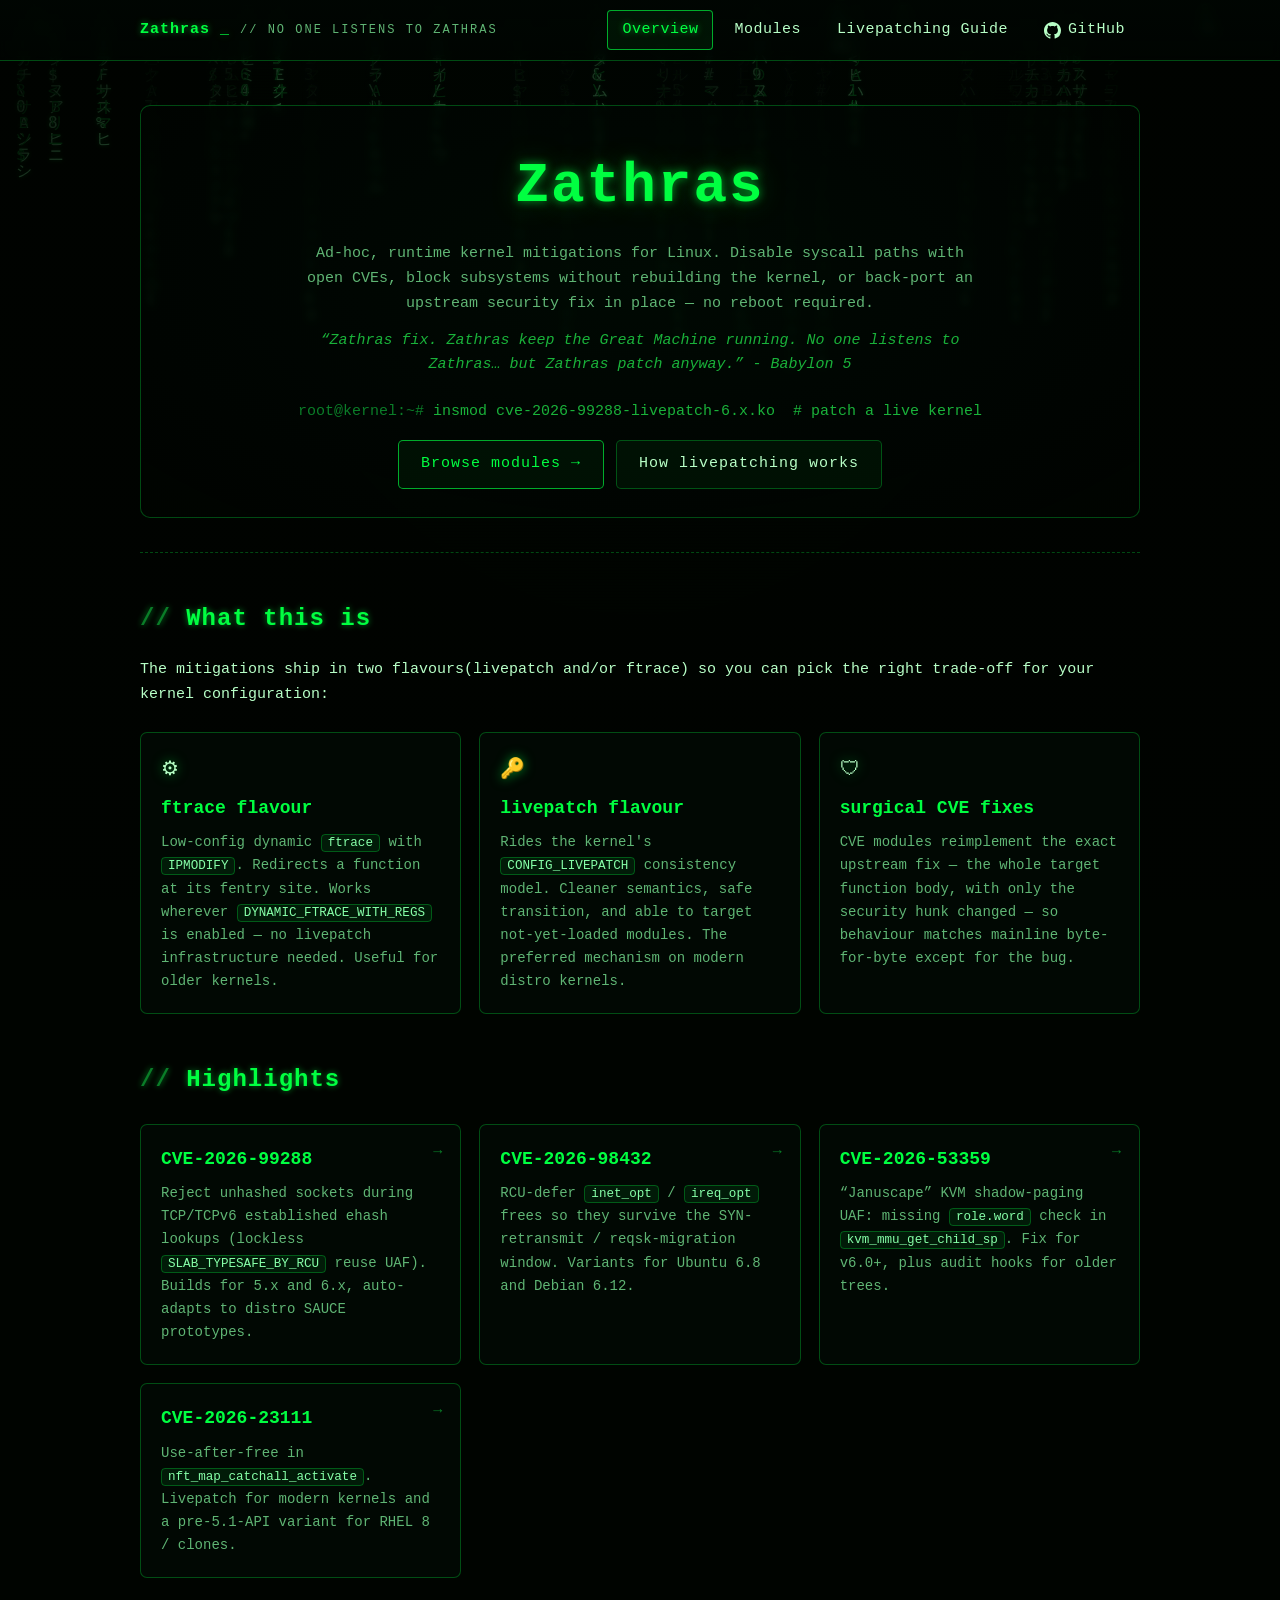
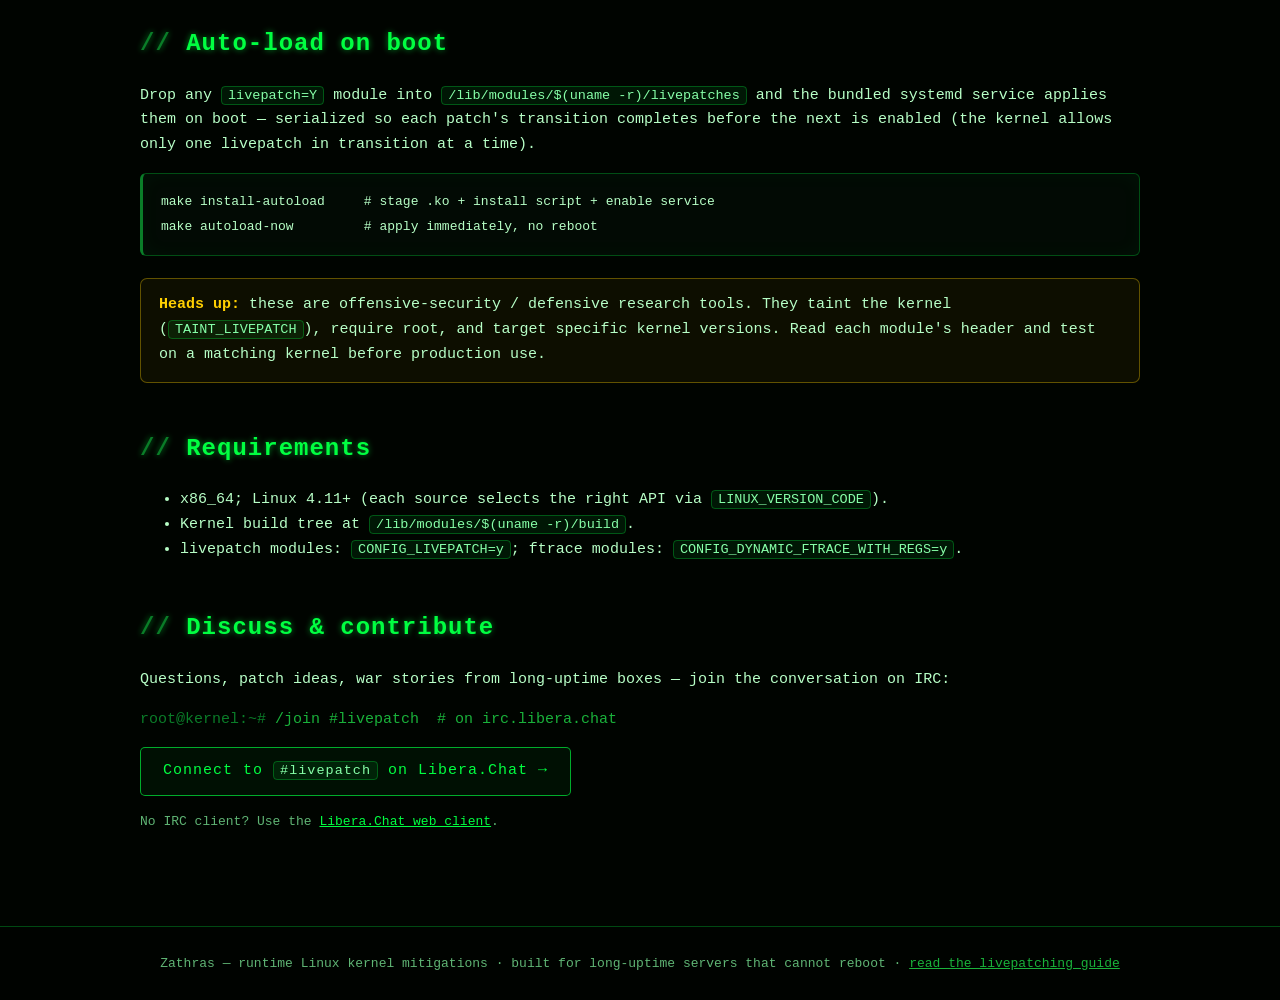
<file: site/index.html>
<!DOCTYPE html>
<html lang="en">
<head>
<meta charset="utf-8">
<meta name="viewport" content="width=device-width, initial-scale=1">
<title>Zathras // runtime Linux kernel mitigations</title>
<meta name="description" content="Zathras — a collection of Linux kernel modules for runtime mitigations: livepatching open CVEs, blocking subsystems, and back-porting upstream security fixes without a reboot.">
<link rel="stylesheet" href="assets/matrix.css">
</head>
<body>
<canvas id="matrix-rain"></canvas>

<header class="site">
	<div class="wrap">
		<a class="brand" href="index.html">Zathras<span class="blink">_</span>
			<span class="sub">// NO ONE LISTENS TO ZATHRAS</span></a>
		<nav class="main">
			<a href="index.html" class="active">Overview</a>
			<a href="modules.html">Modules</a>
			<a href="livepatch.html">Livepatching Guide</a>
			<a class="gh" href="https://github.com/hackman/kernel-livepatches" target="_blank" rel="noopener" title="GitHub repository"><svg viewBox="0 0 16 16" aria-hidden="true"><path d="M8 0C3.58 0 0 3.58 0 8c0 3.54 2.29 6.53 5.47 7.59.4.07.55-.17.55-.38 0-.19-.01-.82-.01-1.49-2.01.37-2.53-.49-2.69-.94-.09-.23-.48-.94-.82-1.13-.28-.15-.68-.52-.01-.53.63-.01 1.08.58 1.23.82.72 1.21 1.87.87 2.33.66.07-.52.28-.87.51-1.07-1.78-.2-3.64-.89-3.64-3.95 0-.87.31-1.59.82-2.15-.08-.2-.36-1.02.08-2.12 0 0 .67-.21 2.2.82.64-.18 1.32-.27 2-.27.68 0 1.36.09 2 .27 1.53-1.04 2.2-.82 2.2-.82.44 1.1.16 1.92.08 2.12.51.56.82 1.27.82 2.15 0 3.07-1.87 3.75-3.65 3.95.29.25.54.73.54 1.48 0 1.07-.01 1.93-.01 2.2 0 .21.15.46.55.38A8.013 8.013 0 0016 8c0-4.42-3.58-8-8-8z"/></svg>GitHub</a>
		</nav>
	</div>
</header>

<main>
	<div class="wrap">

		<section class="hero">
			<h1>Zathras</h1>
			<p class="tag">Ad-hoc, runtime kernel mitigations for Linux. Disable syscall paths
			with open CVEs, block subsystems without rebuilding the kernel, or back-port an
			upstream security fix in place &mdash; no reboot required.</p>
			<p class="tag" style="color:var(--green-dim);font-style:italic;margin-top:-10px">
			&ldquo;Zathras fix. Zathras keep the Great Machine running. No one listens to
			Zathras&hellip; but Zathras patch anyway.&rdquo; - Babylon 5</p>
			<p class="prompt">insmod cve-2026-99288-livepatch-6.x.ko &nbsp;# patch a live kernel</p>
			<div class="cta">
				<a class="btn" href="modules.html">Browse modules &rarr;</a>
				<a class="btn ghost" href="livepatch.html">How livepatching works</a>
			</div>
		</section>

		<hr>

		<h2>What this is</h2>
		<p>The mitigations ship in two flavours(livepatch and/or ftrace) so you can pick the right trade-off for your kernel configuration:</p>

		<div class="grid">
			<div class="card">
				<div class="ico">&#9881;</div>
				<h3>ftrace flavour</h3>
				<p>Low-config dynamic <code>ftrace</code> with <code>IPMODIFY</code>. Redirects a
				function at its fentry site. Works wherever <code>DYNAMIC_FTRACE_WITH_REGS</code>
				is enabled &mdash; no livepatch infrastructure needed. Useful for older kernels.</p>
			</div>
			<div class="card">
				<div class="ico">&#128273;</div>
				<h3>livepatch flavour</h3>
				<p>Rides the kernel's <code>CONFIG_LIVEPATCH</code> consistency model. Cleaner
				semantics, safe transition, and able to target not-yet-loaded modules. The
				preferred mechanism on modern distro kernels.</p>
			</div>
			<div class="card">
				<div class="ico">&#128737;</div>
				<h3>surgical CVE fixes</h3>
				<p>CVE modules reimplement the exact upstream fix &mdash; the whole target
				function body, with only the security hunk changed &mdash; so behaviour matches
				mainline byte-for-byte except for the bug.</p>
			</div>
		</div>

		<h2>Highlights</h2>
		<div class="grid">
			<a class="card" href="modules.html#cve-2026-99288">
				<span class="go">&rarr;</span>
				<h3>CVE-2026-99288</h3>
				<p>Reject unhashed sockets during TCP/TCPv6 established ehash lookups
				(lockless <code>SLAB_TYPESAFE_BY_RCU</code> reuse UAF). Builds for 5.x and 6.x,
				auto-adapts to distro SAUCE prototypes.</p>
			</a>
			<a class="card" href="modules.html#cve-2026-98432">
				<span class="go">&rarr;</span>
				<h3>CVE-2026-98432</h3>
				<p>RCU-defer <code>inet_opt</code> / <code>ireq_opt</code> frees so they survive
				the SYN-retransmit / reqsk-migration window. Variants for Ubuntu 6.8 and
				Debian 6.12.</p>
			</a>
			<a class="card" href="modules.html#cve-2026-53359">
				<span class="go">&rarr;</span>
				<h3>CVE-2026-53359</h3>
				<p>&ldquo;Januscape&rdquo; KVM shadow-paging UAF: missing <code>role.word</code>
				check in <code>kvm_mmu_get_child_sp</code>. Fix for v6.0+, plus audit hooks for
				older trees.</p>
			</a>
			<a class="card" href="modules.html#cve-2026-23111">
				<span class="go">&rarr;</span>
				<h3>CVE-2026-23111</h3>
				<p>Use-after-free in <code>nft_map_catchall_activate</code>. Livepatch for modern
				kernels and a pre-5.1-API variant for RHEL 8 / clones.</p>
			</a>
		</div>

		<h2>Auto-load on boot</h2>
		<p>Drop any <code>livepatch=Y</code> module into
		<code>/lib/modules/$(uname&nbsp;-r)/livepatches</code> and the bundled systemd service
		applies them on boot &mdash; serialized so each patch's transition completes before the
		next is enabled (the kernel allows only one livepatch in transition at a time).</p>
		<pre><code>make install-autoload     # stage .ko + install script + enable service
make autoload-now         # apply immediately, no reboot</code></pre>

		<div class="note">
			<strong>Heads up:</strong> these are offensive-security / defensive research tools.
			They taint the kernel (<code>TAINT_LIVEPATCH</code>), require root, and target
			specific kernel versions. Read each module's header and test on a matching kernel
			before production use.
		</div>

		<h2>Requirements</h2>
		<ul>
			<li>x86_64; Linux 4.11+ (each source selects the right API via
				<code>LINUX_VERSION_CODE</code>).</li>
			<li>Kernel build tree at <code>/lib/modules/$(uname -r)/build</code>.</li>
			<li>livepatch modules: <code>CONFIG_LIVEPATCH=y</code>; ftrace modules:
				<code>CONFIG_DYNAMIC_FTRACE_WITH_REGS=y</code>.</li>
		</ul>

		<h2>Discuss &amp; contribute</h2>
		<p>Questions, patch ideas, war stories from long-uptime boxes &mdash; join the
		conversation on IRC:</p>
		<p class="prompt">/join #livepatch &nbsp;# on irc.libera.chat</p>
		<p><a class="btn" href="ircs://irc.libera.chat:6697/livepatch">Connect to
		<code>#livepatch</code> on Libera.Chat &rarr;</a></p>
		<p style="color:var(--text-mut);font-size:13px">No IRC client? Use the
		<a href="https://web.libera.chat/#livepatch" target="_blank" rel="noopener">Libera.Chat
		web client</a>.</p>

	</div>
</main>

<footer class="site">
	<div class="wrap">
		Zathras &mdash; runtime Linux kernel mitigations &middot;
		built for long-uptime servers that cannot reboot &middot;
		<a href="livepatch.html">read the livepatching guide</a>
	</div>
</footer>

<script src="assets/matrix.js"></script>
</body>
</html>
</file>
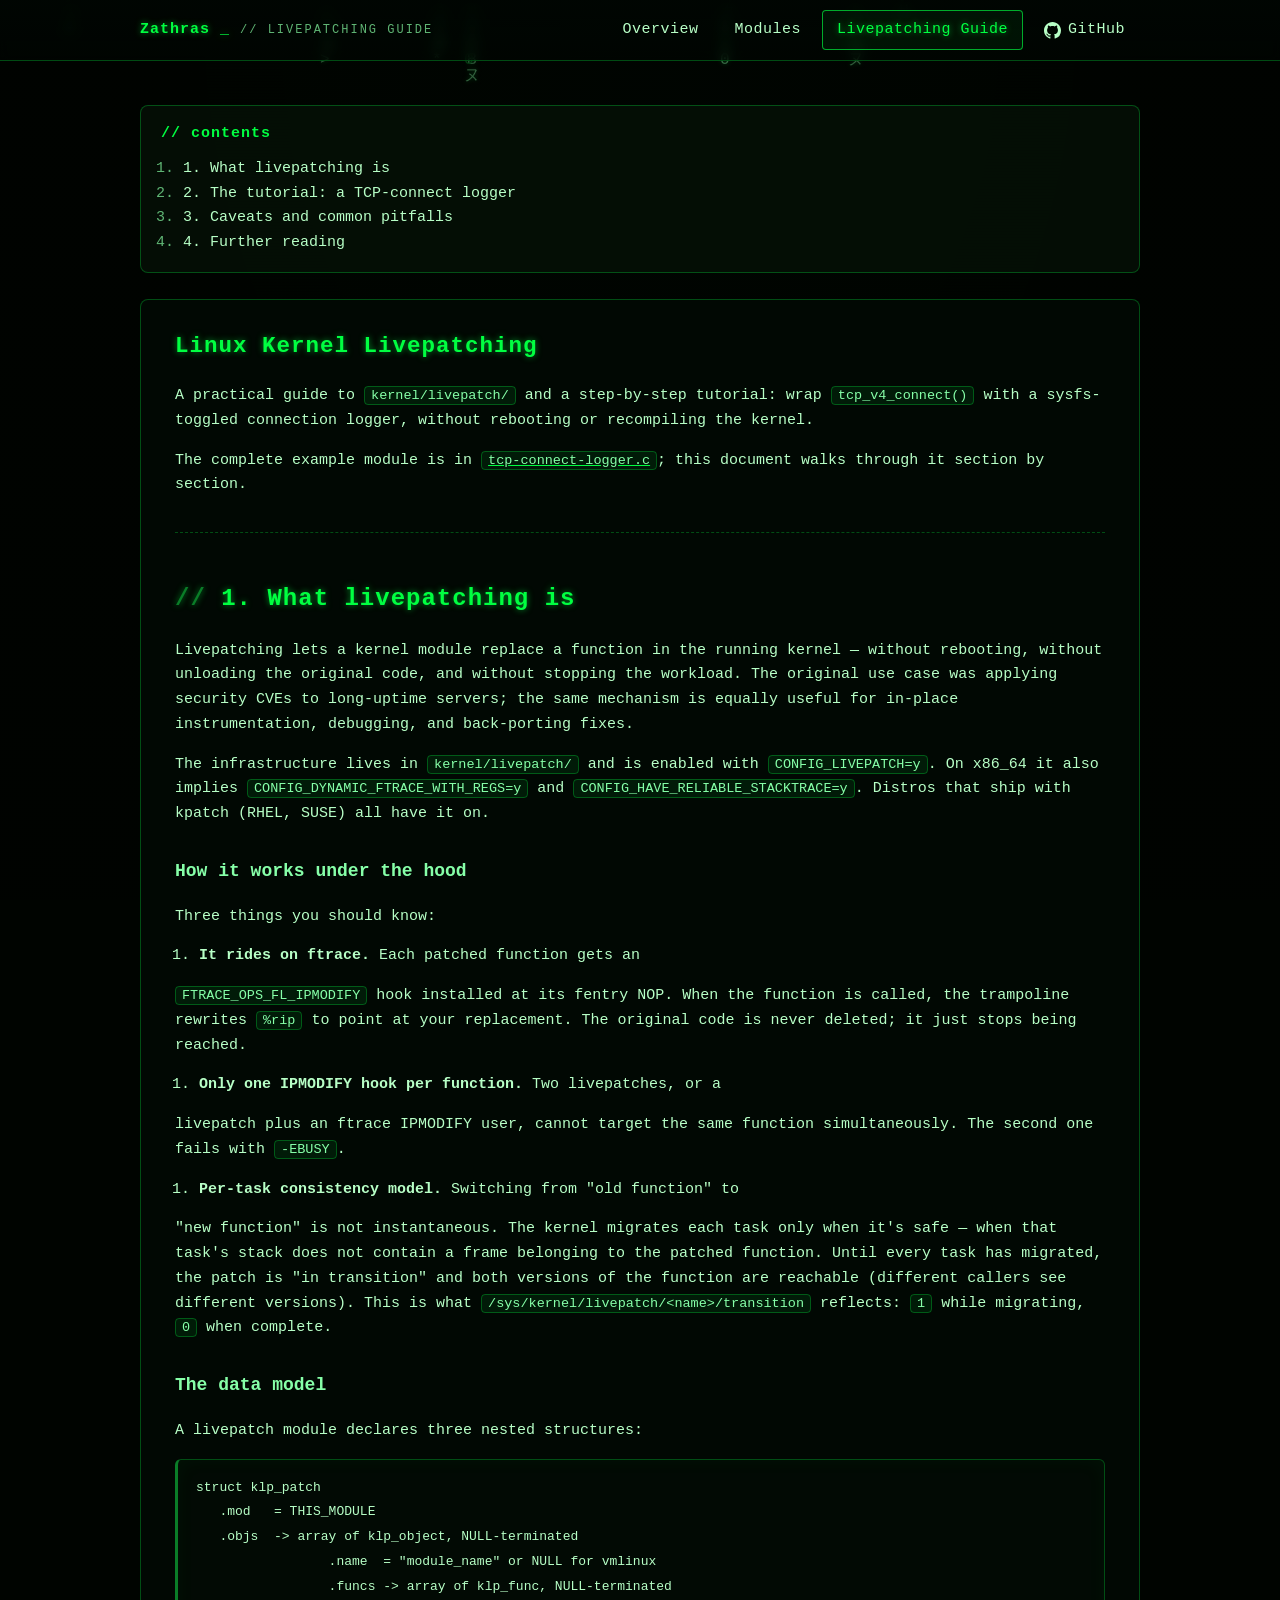
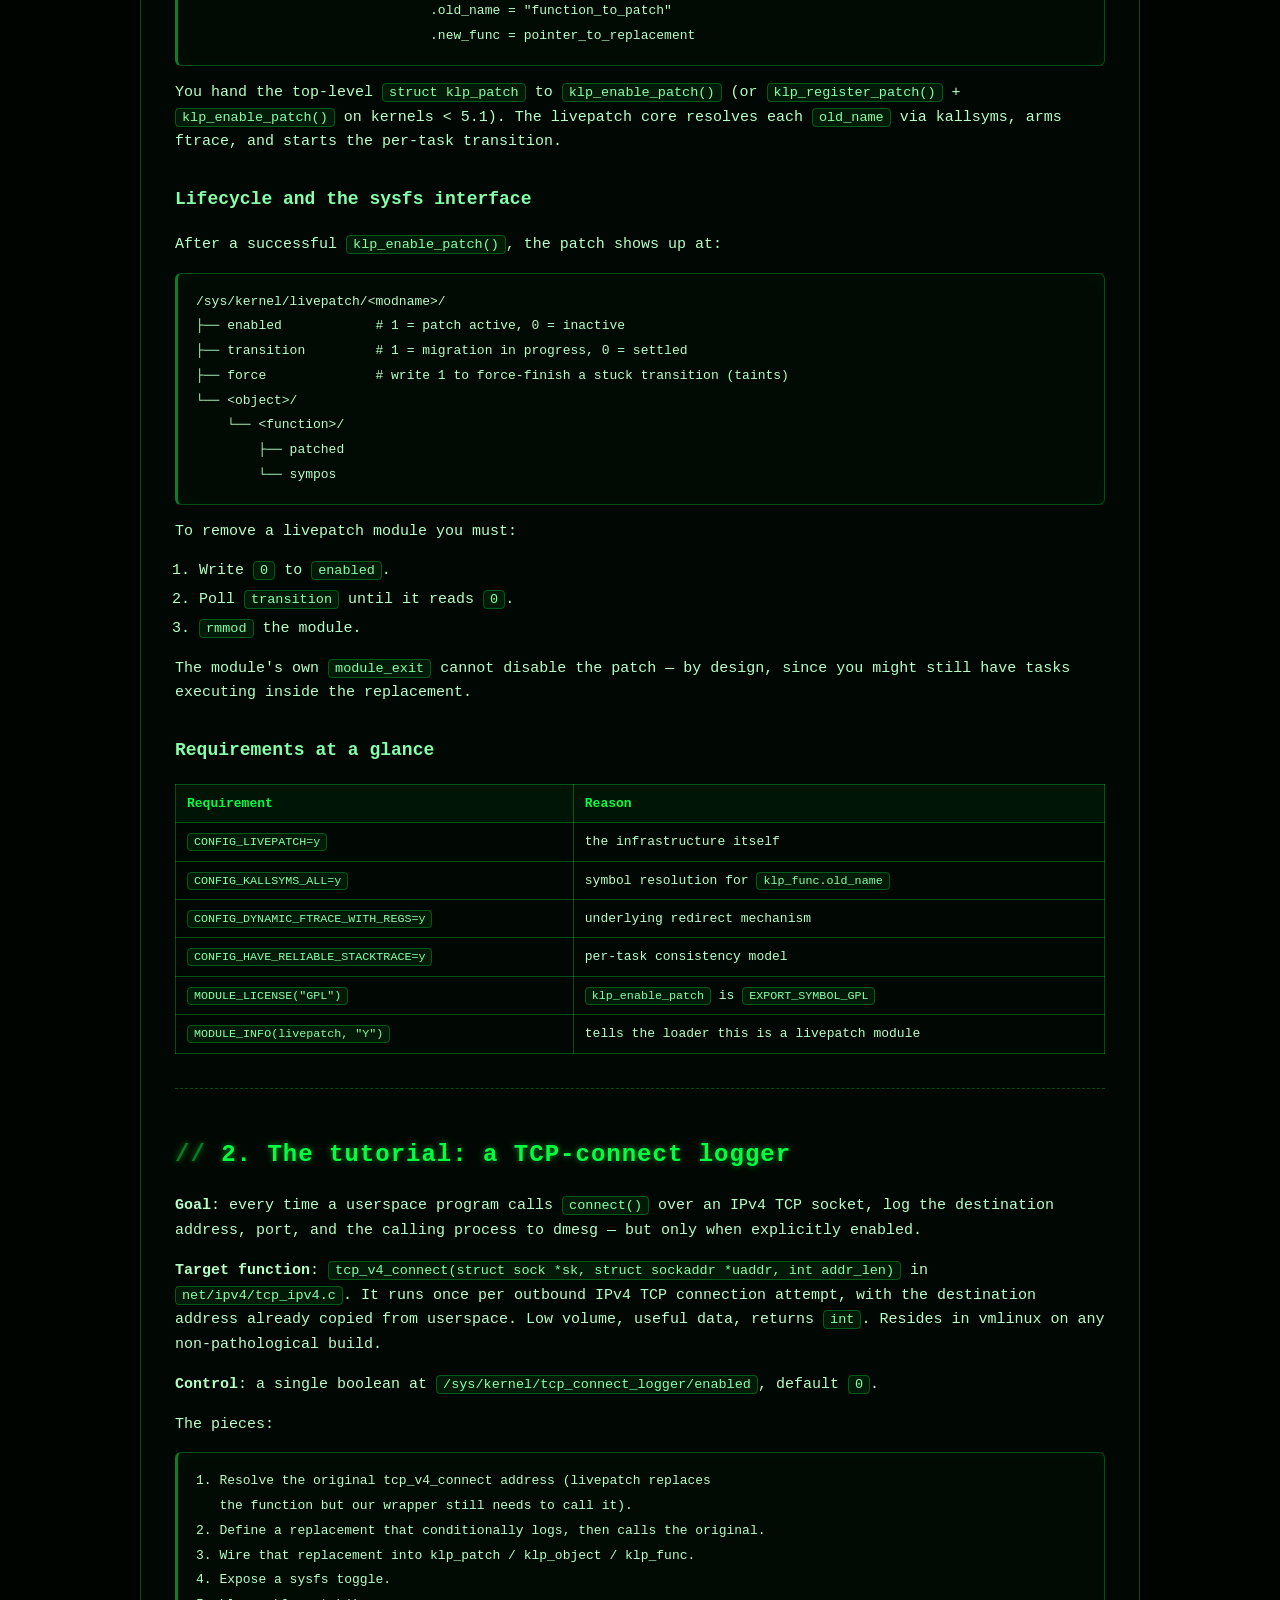
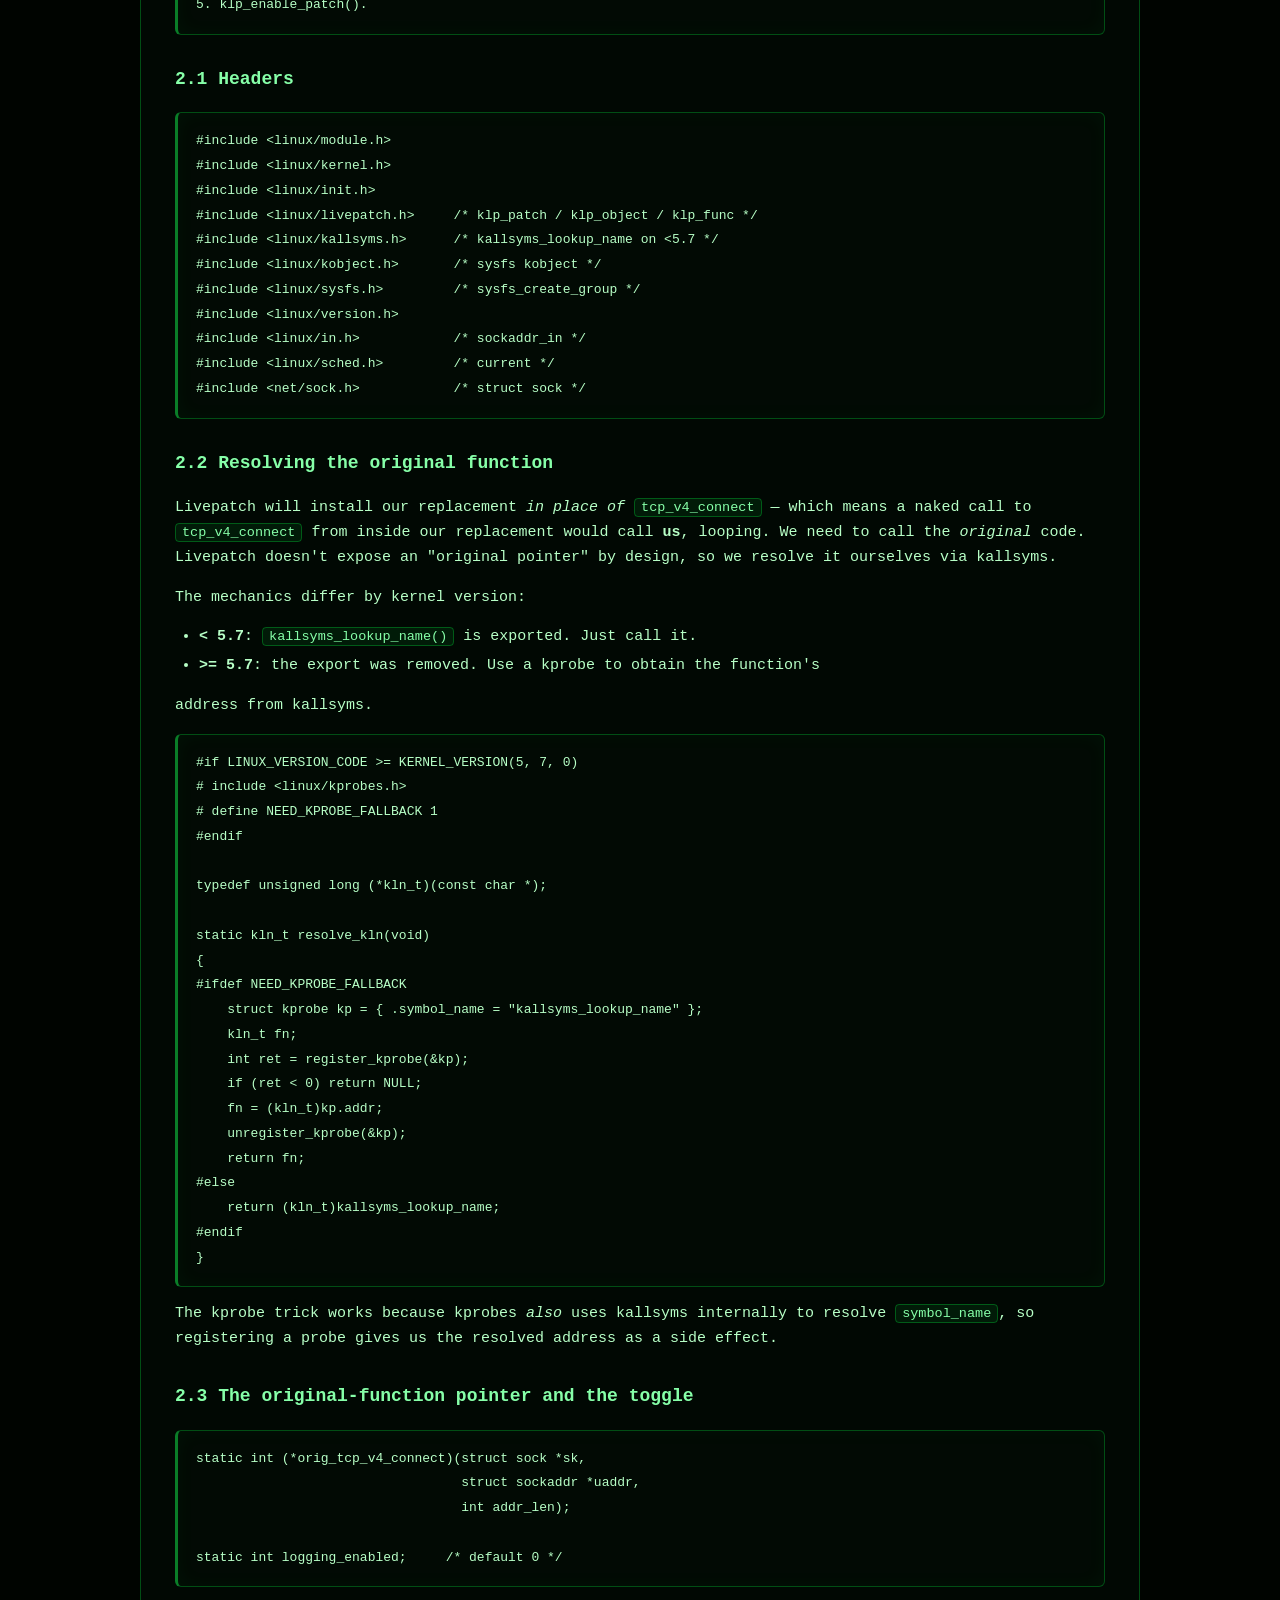
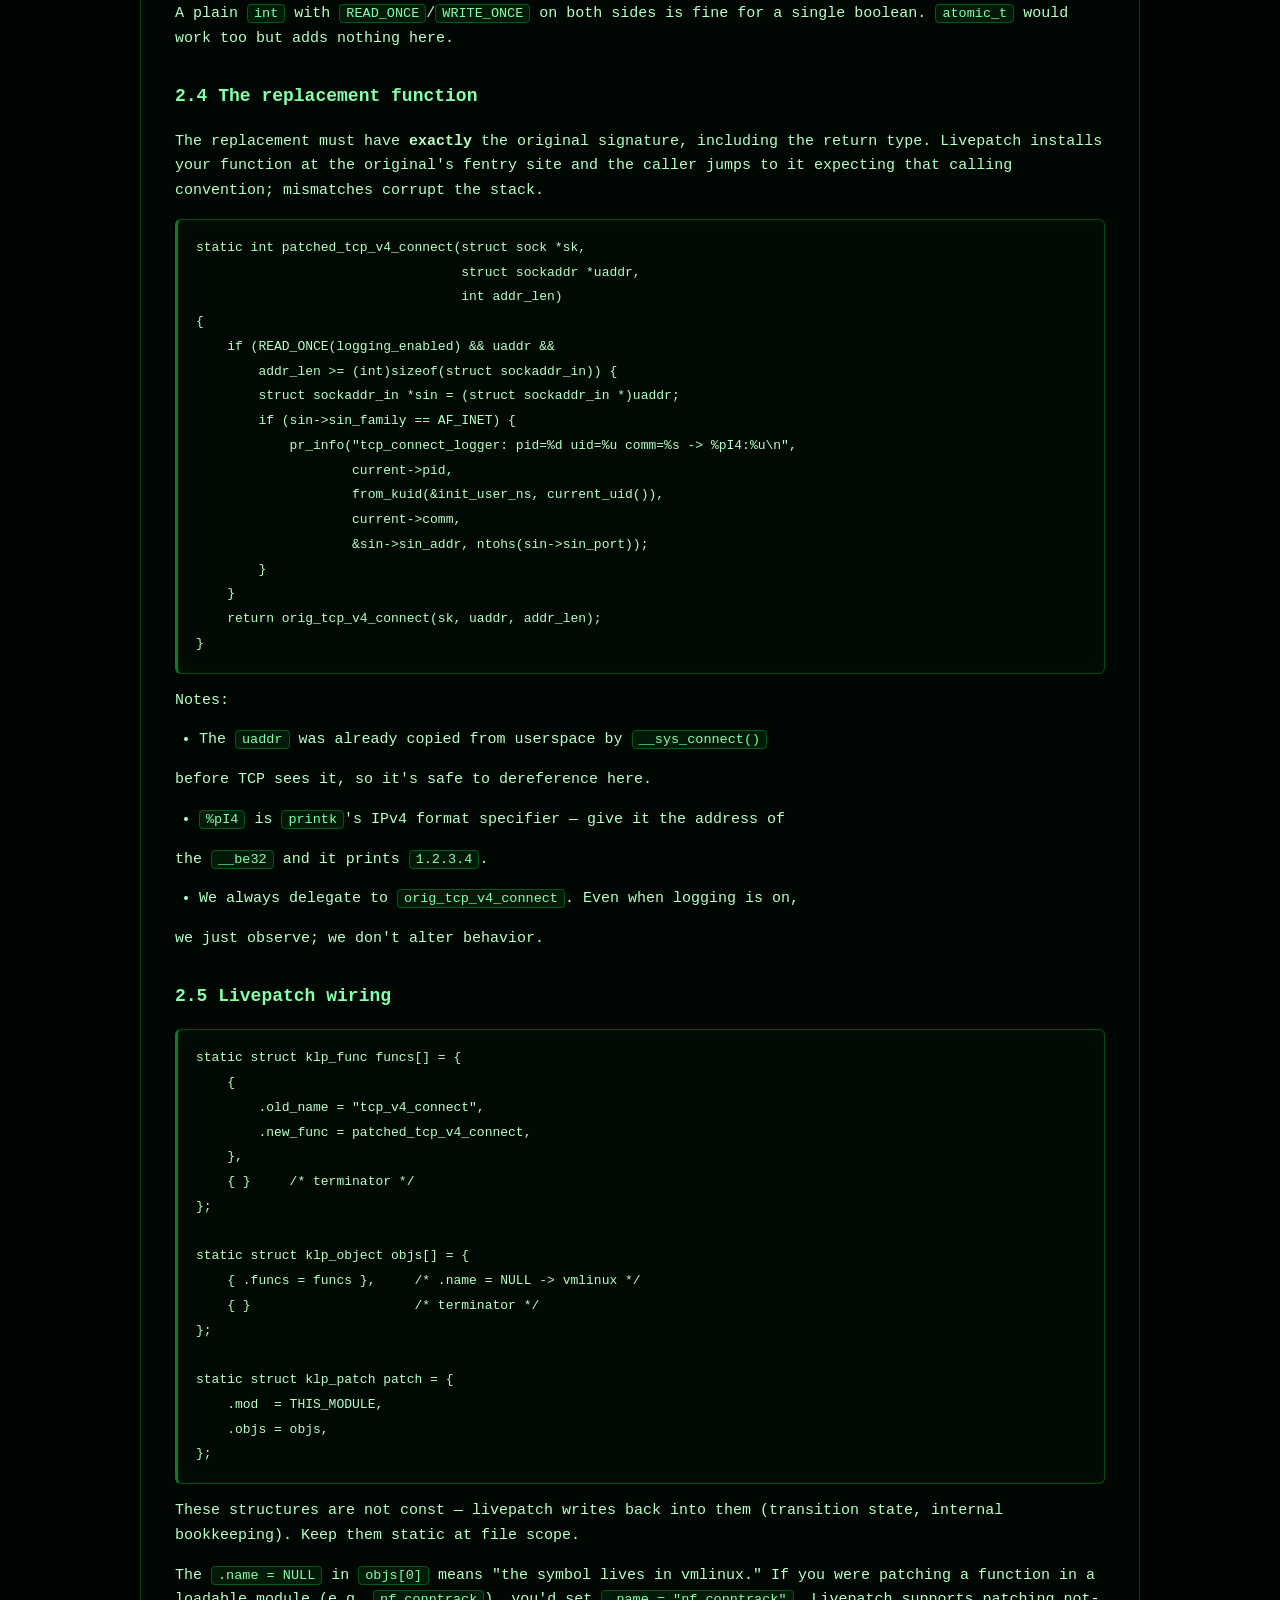
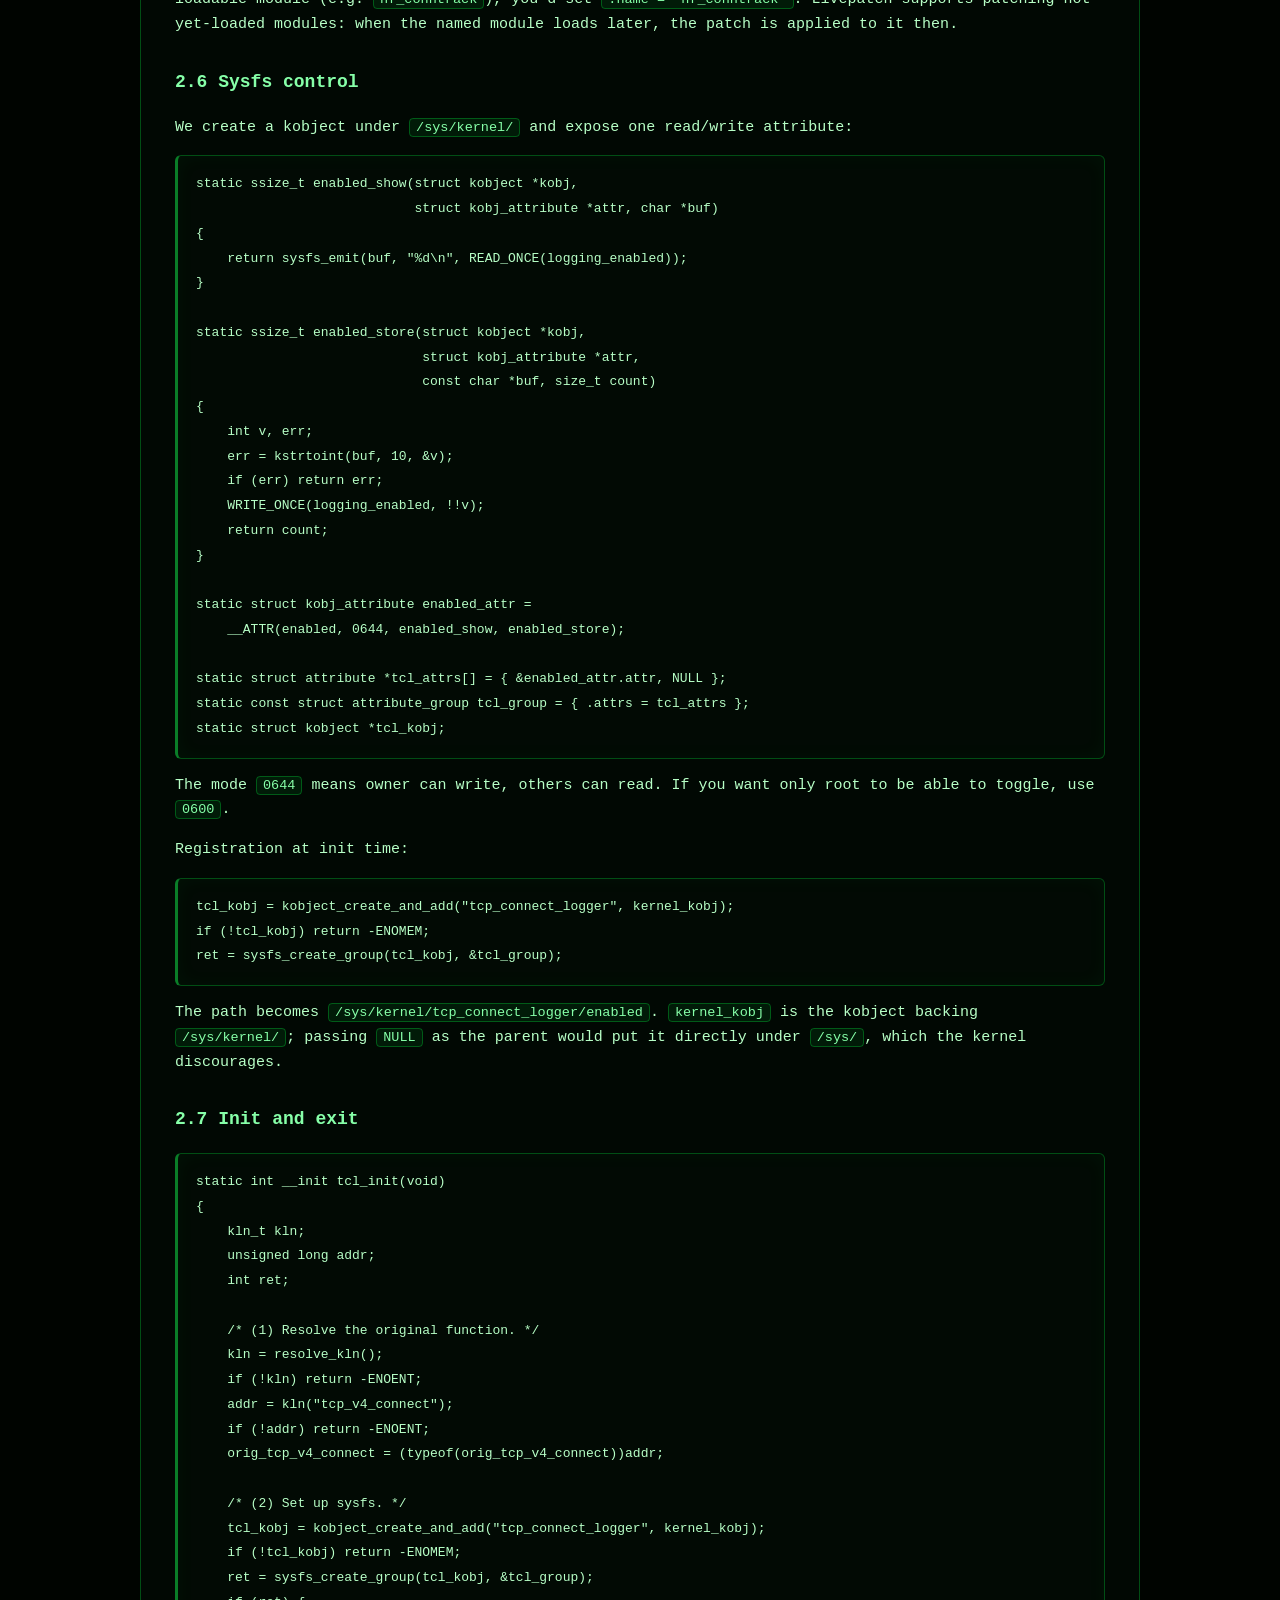
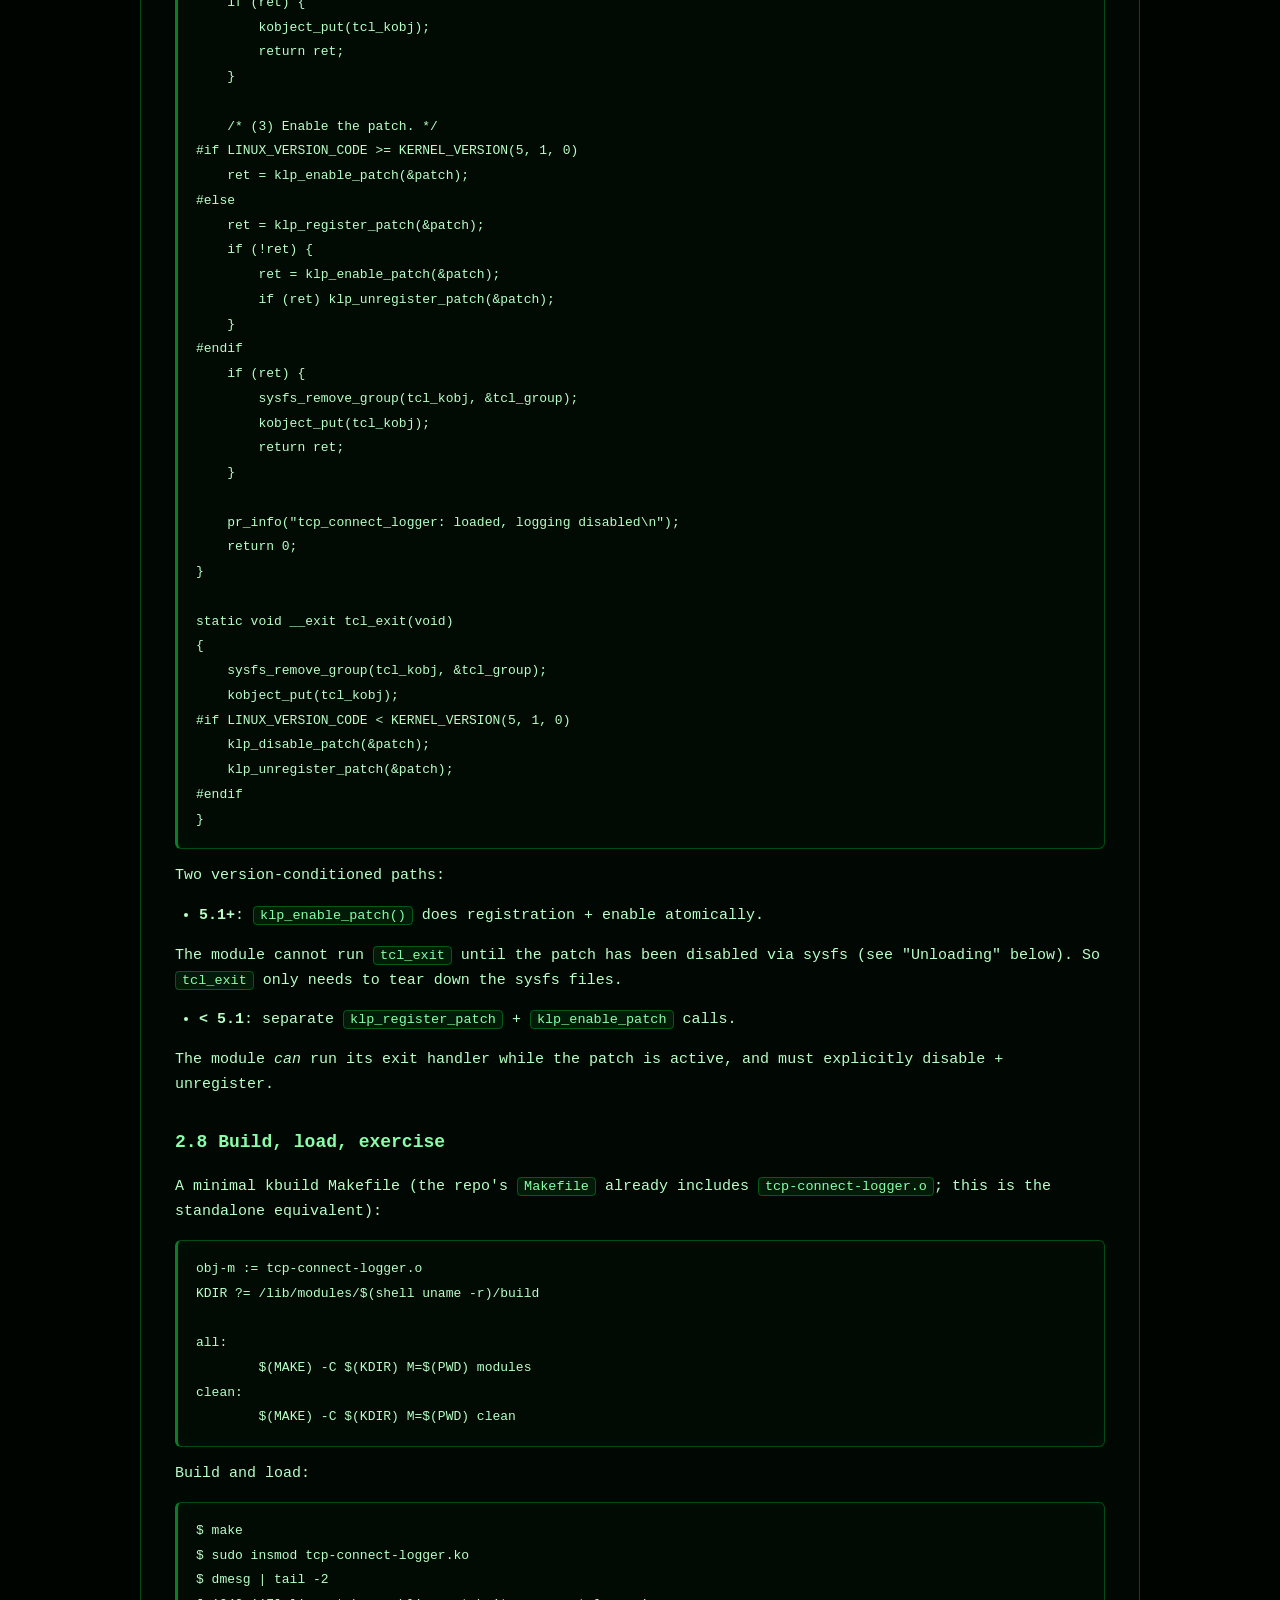
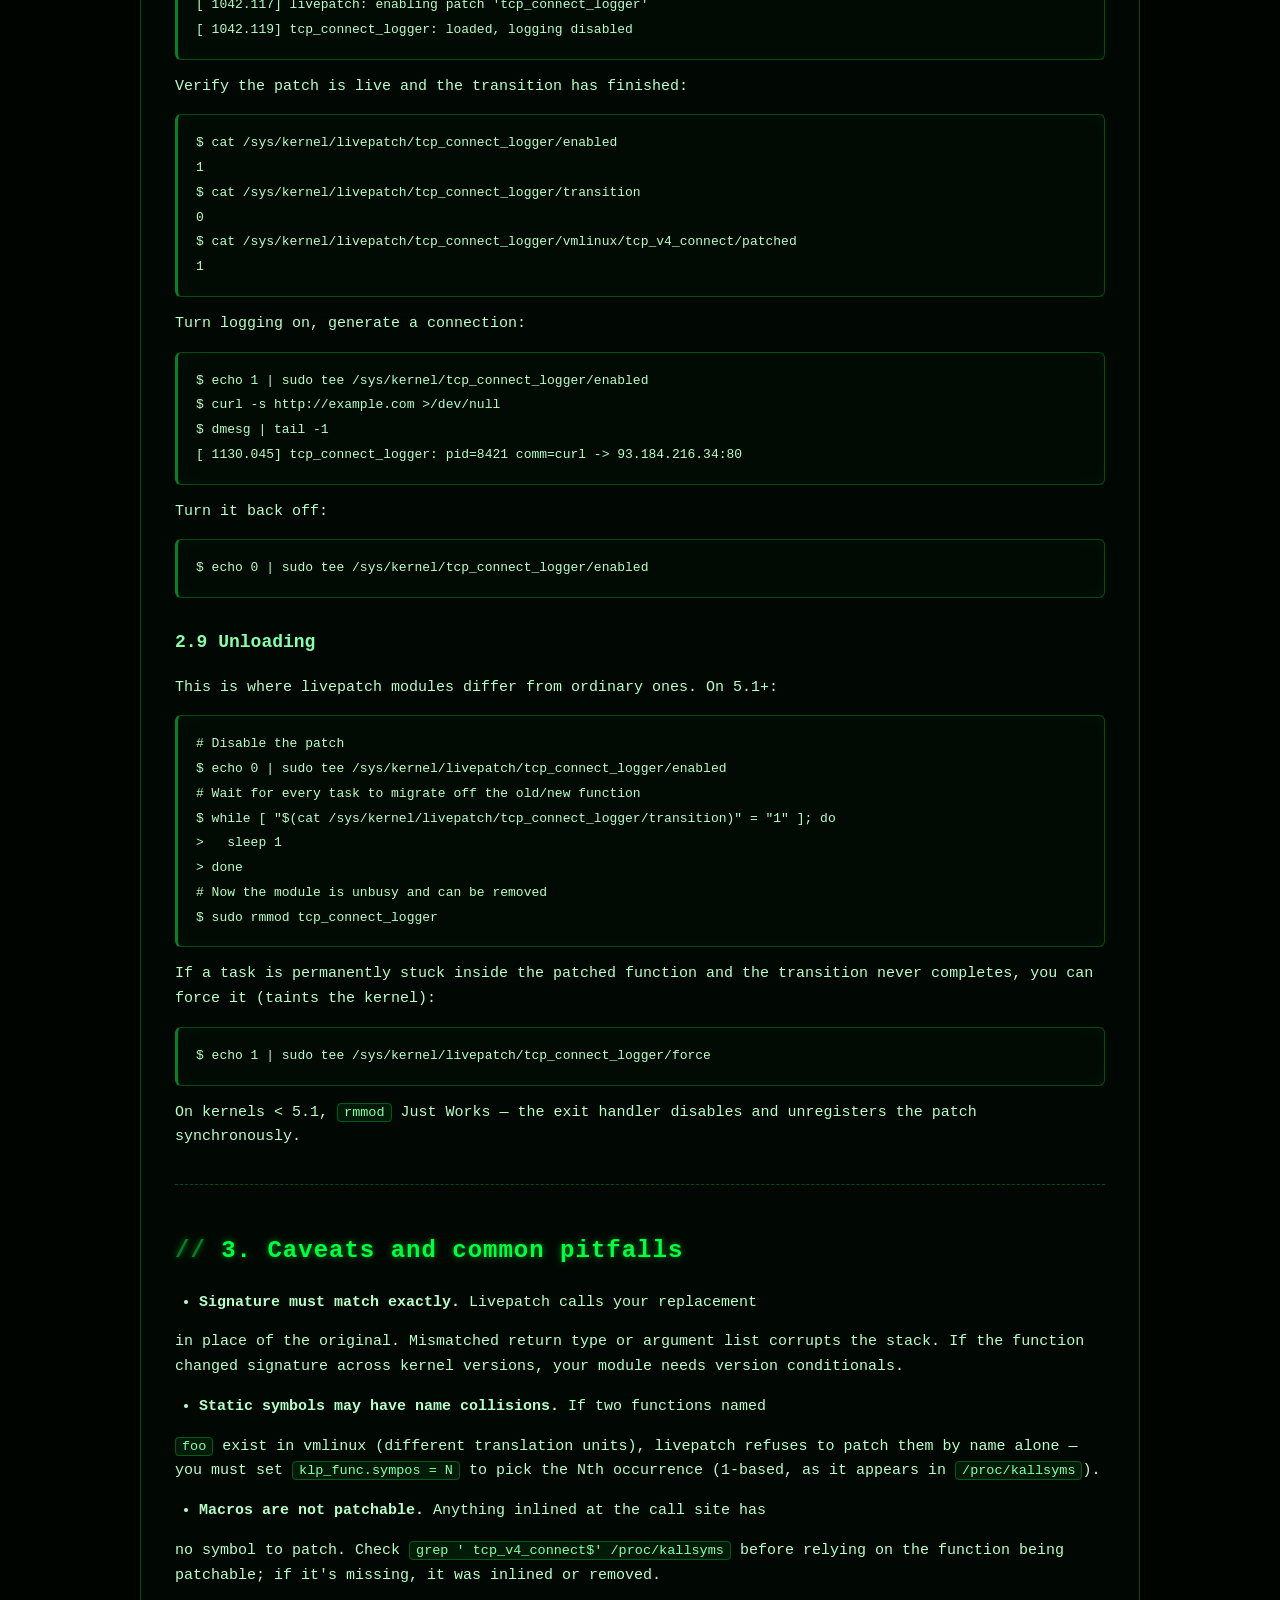
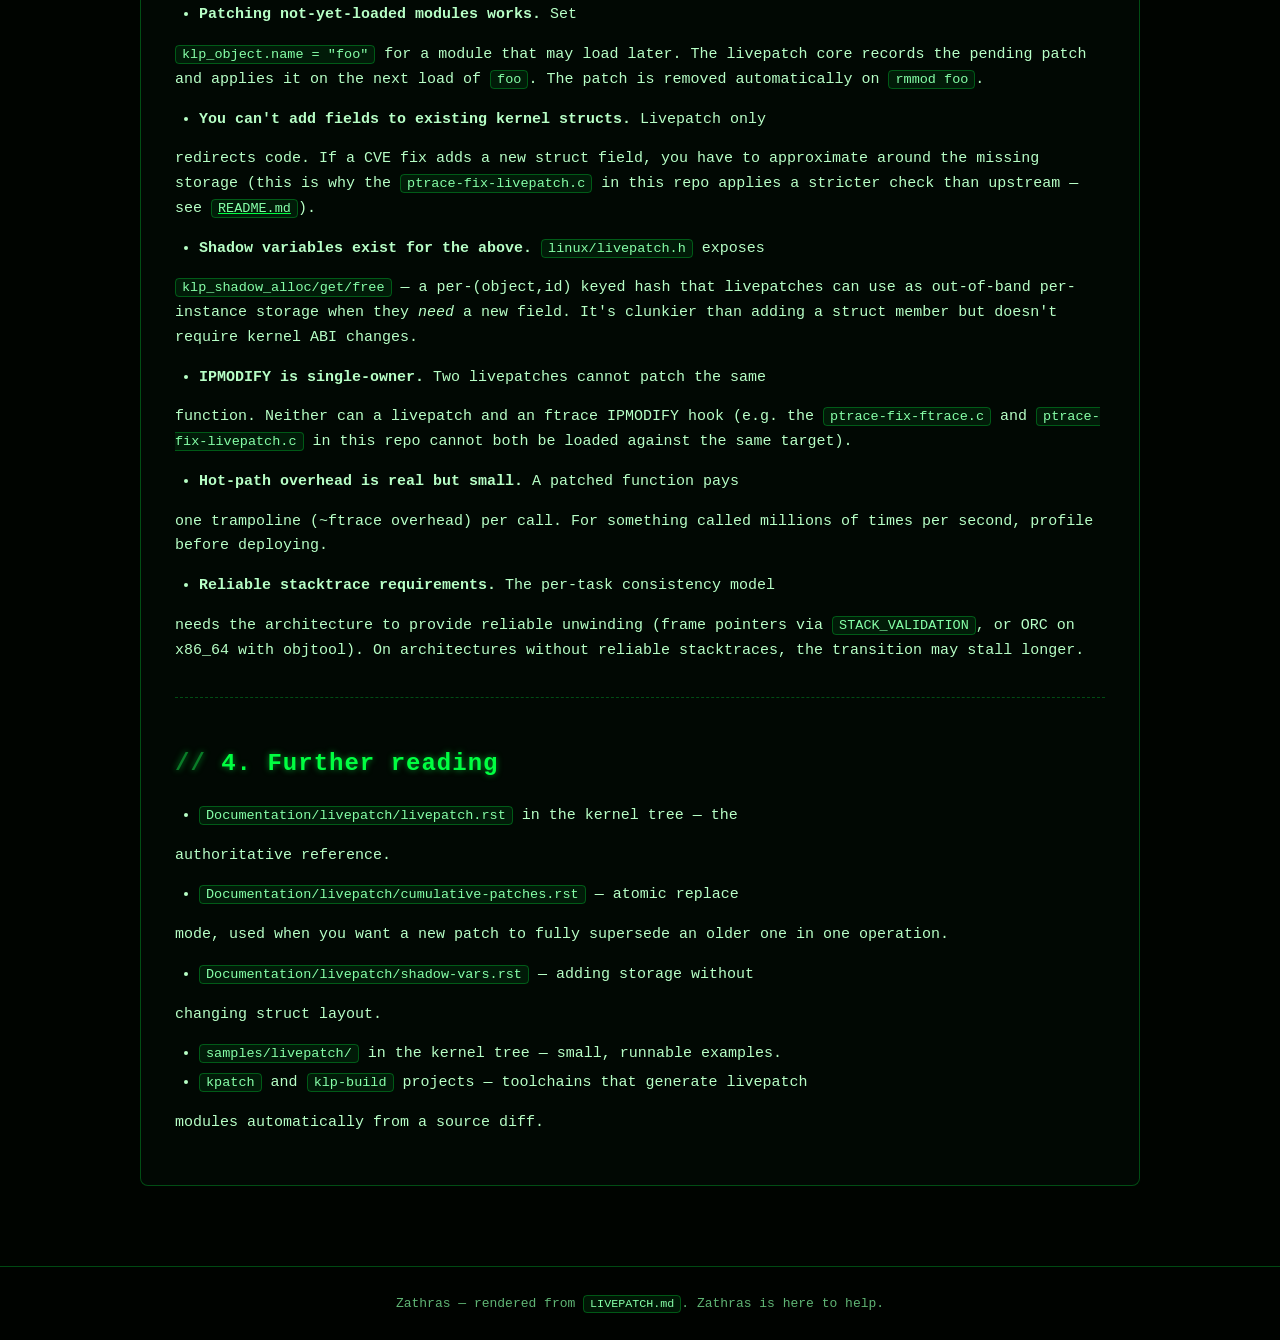
<file: site/livepatch.html>
<!DOCTYPE html>
<html lang="en">
<head>
<meta charset="utf-8">
<meta name="viewport" content="width=device-width, initial-scale=1">
<title>Livepatching Guide // Zathras</title>
<meta name="description" content="A practical guide to Linux kernel livepatching and a step-by-step tutorial, part of the Zathras toolkit.">
<link rel="stylesheet" href="assets/matrix.css">
</head>
<body>
<canvas id="matrix-rain"></canvas>

<header class="site">
	<div class="wrap">
		<a class="brand" href="index.html">Zathras<span class="blink">_</span>
			<span class="sub">// LIVEPATCHING GUIDE</span></a>
		<nav class="main">
			<a href="index.html">Overview</a>
			<a href="modules.html">Modules</a>
			<a href="livepatch.html" class="active">Livepatching Guide</a>
			<a class="gh" href="https://github.com/hackman/kernel-livepatches" target="_blank" rel="noopener" title="GitHub repository"><svg viewBox="0 0 16 16" aria-hidden="true"><path d="M8 0C3.58 0 0 3.58 0 8c0 3.54 2.29 6.53 5.47 7.59.4.07.55-.17.55-.38 0-.19-.01-.82-.01-1.49-2.01.37-2.53-.49-2.69-.94-.09-.23-.48-.94-.82-1.13-.28-.15-.68-.52-.01-.53.63-.01 1.08.58 1.23.82.72 1.21 1.87.87 2.33.66.07-.52.28-.87.51-1.07-1.78-.2-3.64-.89-3.64-3.95 0-.87.31-1.59.82-2.15-.08-.2-.36-1.02.08-2.12 0 0 .67-.21 2.2.82.64-.18 1.32-.27 2-.27.68 0 1.36.09 2 .27 1.53-1.04 2.2-.82 2.2-.82.44 1.1.16 1.92.08 2.12.51.56.82 1.27.82 2.15 0 3.07-1.87 3.75-3.65 3.95.29.25.54.73.54 1.48 0 1.07-.01 1.93-.01 2.2 0 .21.15.46.55.38A8.013 8.013 0 0016 8c0-4.42-3.58-8-8-8z"/></svg>GitHub</a>
		</nav>
	</div>
</header>

<main>
	<div class="wrap">
		<div class="toc">
			<strong>// contents</strong>
			<ol>
				<li><a href="#1-what-livepatching-is">1. What livepatching is</a></li>
				<li><a href="#2-the-tutorial-a-tcp-connect-logger">2. The tutorial: a TCP-connect logger</a></li>
				<li><a href="#3-caveats-and-common-pitfalls">3. Caveats and common pitfalls</a></li>
				<li><a href="#4-further-reading">4. Further reading</a></li>
			</ol>
		</div>
		<article class="md">
<h1 id="linux-kernel-livepatching">Linux Kernel Livepatching</h1>
<p>A practical guide to <code>kernel/livepatch/</code> and a step-by-step tutorial: wrap <code>tcp_v4_connect()</code> with a sysfs-toggled connection logger, without rebooting or recompiling the kernel.</p>
<p>The complete example module is in <a href="tcp-connect-logger.c"><code>tcp-connect-logger.c</code></a>; this document walks through it section by section.</p>
<hr>
<h2 id="1-what-livepatching-is">1. What livepatching is</h2>
<p>Livepatching lets a kernel module replace a function in the running kernel — without rebooting, without unloading the original code, and without stopping the workload. The original use case was applying security CVEs to long-uptime servers; the same mechanism is equally useful for in-place instrumentation, debugging, and back-porting fixes.</p>
<p>The infrastructure lives in <code>kernel/livepatch/</code> and is enabled with <code>CONFIG_LIVEPATCH=y</code>. On x86_64 it also implies <code>CONFIG_DYNAMIC_FTRACE_WITH_REGS=y</code> and <code>CONFIG_HAVE_RELIABLE_STACKTRACE=y</code>. Distros that ship with kpatch (RHEL, SUSE) all have it on.</p>
<h3 id="how-it-works-under-the-hood">How it works under the hood</h3>
<p>Three things you should know:</p>
<ol>
<li><strong>It rides on ftrace.</strong> Each patched function gets an</li>
</ol>
<p>   <code>FTRACE_OPS_FL_IPMODIFY</code> hook installed at its fentry NOP. When the    function is called, the trampoline rewrites <code>%rip</code> to point at your    replacement. The original code is never deleted; it just stops being    reached.</p>
<ol>
<li><strong>Only one IPMODIFY hook per function.</strong> Two livepatches, or a</li>
</ol>
<p>   livepatch plus an ftrace IPMODIFY user, cannot target the same    function simultaneously. The second one fails with <code>-EBUSY</code>.</p>
<ol>
<li><strong>Per-task consistency model.</strong> Switching from "old function" to</li>
</ol>
<p>   "new function" is not instantaneous. The kernel migrates each task    only when it's safe — when that task's stack does not contain a    frame belonging to the patched function. Until every task has    migrated, the patch is "in transition" and both versions of the    function are reachable (different callers see different versions).    This is what <code>/sys/kernel/livepatch/&lt;name&gt;/transition</code> reflects:    <code>1</code> while migrating, <code>0</code> when complete.</p>
<h3 id="the-data-model">The data model</h3>
<p>A livepatch module declares three nested structures:</p>
<pre><code>struct klp_patch
   .mod   = THIS_MODULE
   .objs  -&gt; array of klp_object, NULL-terminated
                 .name  = "module_name" or NULL for vmlinux
                 .funcs -&gt; array of klp_func, NULL-terminated
                              .old_name = "function_to_patch"
                              .new_func = pointer_to_replacement</code></pre>
<p>You hand the top-level <code>struct klp_patch</code> to <code>klp_enable_patch()</code> (or <code>klp_register_patch()</code> + <code>klp_enable_patch()</code> on kernels &lt; 5.1). The livepatch core resolves each <code>old_name</code> via kallsyms, arms ftrace, and starts the per-task transition.</p>
<h3 id="lifecycle-and-the-sysfs-interface">Lifecycle and the sysfs interface</h3>
<p>After a successful <code>klp_enable_patch()</code>, the patch shows up at:</p>
<pre><code>/sys/kernel/livepatch/&lt;modname&gt;/
├── enabled            # 1 = patch active, 0 = inactive
├── transition         # 1 = migration in progress, 0 = settled
├── force              # write 1 to force-finish a stuck transition (taints)
└── &lt;object&gt;/
    └── &lt;function&gt;/
        ├── patched
        └── sympos</code></pre>
<p>To remove a livepatch module you must:</p>
<ol>
<li>Write <code>0</code> to <code>enabled</code>.</li>
<li>Poll <code>transition</code> until it reads <code>0</code>.</li>
<li><code>rmmod</code> the module.</li>
</ol>
<p>The module's own <code>module_exit</code> cannot disable the patch — by design, since you might still have tasks executing inside the replacement.</p>
<h3 id="requirements-at-a-glance">Requirements at a glance</h3>
<table><thead><tr>
<th>Requirement</th>
<th>Reason</th>
</tr></thead><tbody>
<tr><td><code>CONFIG_LIVEPATCH=y</code></td><td>the infrastructure itself</td></tr>
<tr><td><code>CONFIG_KALLSYMS_ALL=y</code></td><td>symbol resolution for <code>klp_func.old_name</code></td></tr>
<tr><td><code>CONFIG_DYNAMIC_FTRACE_WITH_REGS=y</code></td><td>underlying redirect mechanism</td></tr>
<tr><td><code>CONFIG_HAVE_RELIABLE_STACKTRACE=y</code></td><td>per-task consistency model</td></tr>
<tr><td><code>MODULE_LICENSE("GPL")</code></td><td><code>klp_enable_patch</code> is <code>EXPORT_SYMBOL_GPL</code></td></tr>
<tr><td><code>MODULE_INFO(livepatch, "Y")</code></td><td>tells the loader this is a livepatch module</td></tr>
</tbody></table>
<hr>
<h2 id="2-the-tutorial-a-tcp-connect-logger">2. The tutorial: a TCP-connect logger</h2>
<p><strong>Goal</strong>: every time a userspace program calls <code>connect()</code> over an IPv4 TCP socket, log the destination address, port, and the calling process to dmesg — but only when explicitly enabled.</p>
<p><strong>Target function</strong>: <code>tcp_v4_connect(struct sock *sk, struct sockaddr *uaddr, int addr_len)</code> in <code>net/ipv4/tcp_ipv4.c</code>. It runs once per outbound IPv4 TCP connection attempt, with the destination address already copied from userspace. Low volume, useful data, returns <code>int</code>. Resides in vmlinux on any non-pathological build.</p>
<p><strong>Control</strong>: a single boolean at <code>/sys/kernel/tcp_connect_logger/enabled</code>, default <code>0</code>.</p>
<p>The pieces:</p>
<pre><code>1. Resolve the original tcp_v4_connect address (livepatch replaces
   the function but our wrapper still needs to call it).
2. Define a replacement that conditionally logs, then calls the original.
3. Wire that replacement into klp_patch / klp_object / klp_func.
4. Expose a sysfs toggle.
5. klp_enable_patch().</code></pre>
<h3 id="21-headers">2.1 Headers</h3>
<pre><code>#include &lt;linux/module.h&gt;
#include &lt;linux/kernel.h&gt;
#include &lt;linux/init.h&gt;
#include &lt;linux/livepatch.h&gt;     /* klp_patch / klp_object / klp_func */
#include &lt;linux/kallsyms.h&gt;      /* kallsyms_lookup_name on &lt;5.7 */
#include &lt;linux/kobject.h&gt;       /* sysfs kobject */
#include &lt;linux/sysfs.h&gt;         /* sysfs_create_group */
#include &lt;linux/version.h&gt;
#include &lt;linux/in.h&gt;            /* sockaddr_in */
#include &lt;linux/sched.h&gt;         /* current */
#include &lt;net/sock.h&gt;            /* struct sock */</code></pre>
<h3 id="22-resolving-the-original-function">2.2 Resolving the original function</h3>
<p>Livepatch will install our replacement <em>in place of</em> <code>tcp_v4_connect</code> — which means a naked call to <code>tcp_v4_connect</code> from inside our replacement would call <strong>us</strong>, looping. We need to call the <em>original</em> code. Livepatch doesn't expose an "original pointer" by design, so we resolve it ourselves via kallsyms.</p>
<p>The mechanics differ by kernel version:</p>
<ul>
<li><strong>&lt; 5.7</strong>: <code>kallsyms_lookup_name()</code> is exported. Just call it.</li>
<li><strong>&gt;= 5.7</strong>: the export was removed. Use a kprobe to obtain the function's</li>
</ul>
<p>  address from kallsyms.</p>
<pre><code>#if LINUX_VERSION_CODE &gt;= KERNEL_VERSION(5, 7, 0)
# include &lt;linux/kprobes.h&gt;
# define NEED_KPROBE_FALLBACK 1
#endif

typedef unsigned long (*kln_t)(const char *);

static kln_t resolve_kln(void)
{
#ifdef NEED_KPROBE_FALLBACK
    struct kprobe kp = { .symbol_name = "kallsyms_lookup_name" };
    kln_t fn;
    int ret = register_kprobe(&amp;kp);
    if (ret &lt; 0) return NULL;
    fn = (kln_t)kp.addr;
    unregister_kprobe(&amp;kp);
    return fn;
#else
    return (kln_t)kallsyms_lookup_name;
#endif
}</code></pre>
<p>The kprobe trick works because kprobes <em>also</em> uses kallsyms internally to resolve <code>symbol_name</code>, so registering a probe gives us the resolved address as a side effect.</p>
<h3 id="23-the-original-function-pointer-and-the-toggle">2.3 The original-function pointer and the toggle</h3>
<pre><code>static int (*orig_tcp_v4_connect)(struct sock *sk,
                                  struct sockaddr *uaddr,
                                  int addr_len);

static int logging_enabled;     /* default 0 */</code></pre>
<p>A plain <code>int</code> with <code>READ_ONCE</code>/<code>WRITE_ONCE</code> on both sides is fine for a single boolean. <code>atomic_t</code> would work too but adds nothing here.</p>
<h3 id="24-the-replacement-function">2.4 The replacement function</h3>
<p>The replacement must have <strong>exactly</strong> the original signature, including the return type. Livepatch installs your function at the original's fentry site and the caller jumps to it expecting that calling convention; mismatches corrupt the stack.</p>
<pre><code>static int patched_tcp_v4_connect(struct sock *sk,
                                  struct sockaddr *uaddr,
                                  int addr_len)
{
    if (READ_ONCE(logging_enabled) &amp;&amp; uaddr &amp;&amp;
        addr_len &gt;= (int)sizeof(struct sockaddr_in)) {
        struct sockaddr_in *sin = (struct sockaddr_in *)uaddr;
        if (sin-&gt;sin_family == AF_INET) {
            pr_info("tcp_connect_logger: pid=%d uid=%u comm=%s -&gt; %pI4:%u\n",
                    current-&gt;pid,
                    from_kuid(&amp;init_user_ns, current_uid()),
                    current-&gt;comm,
                    &amp;sin-&gt;sin_addr, ntohs(sin-&gt;sin_port));
        }
    }
    return orig_tcp_v4_connect(sk, uaddr, addr_len);
}</code></pre>
<p>Notes:</p>
<ul>
<li>The <code>uaddr</code> was already copied from userspace by <code>__sys_connect()</code></li>
</ul>
<p>  before TCP sees it, so it's safe to dereference here.</p>
<ul>
<li><code>%pI4</code> is <code>printk</code>'s IPv4 format specifier — give it the address of</li>
</ul>
<p>  the <code>__be32</code> and it prints <code>1.2.3.4</code>.</p>
<ul>
<li>We always delegate to <code>orig_tcp_v4_connect</code>. Even when logging is on,</li>
</ul>
<p>  we just observe; we don't alter behavior.</p>
<h3 id="25-livepatch-wiring">2.5 Livepatch wiring</h3>
<pre><code>static struct klp_func funcs[] = {
    {
        .old_name = "tcp_v4_connect",
        .new_func = patched_tcp_v4_connect,
    },
    { }     /* terminator */
};

static struct klp_object objs[] = {
    { .funcs = funcs },     /* .name = NULL -&gt; vmlinux */
    { }                     /* terminator */
};

static struct klp_patch patch = {
    .mod  = THIS_MODULE,
    .objs = objs,
};</code></pre>
<p>These structures are not const — livepatch writes back into them (transition state, internal bookkeeping). Keep them static at file scope.</p>
<p>The <code>.name = NULL</code> in <code>objs[0]</code> means "the symbol lives in vmlinux." If you were patching a function in a loadable module (e.g. <code>nf_conntrack</code>), you'd set <code>.name = "nf_conntrack"</code>. Livepatch supports patching not-yet-loaded modules: when the named module loads later, the patch is applied to it then.</p>
<h3 id="26-sysfs-control">2.6 Sysfs control</h3>
<p>We create a kobject under <code>/sys/kernel/</code> and expose one read/write attribute:</p>
<pre><code>static ssize_t enabled_show(struct kobject *kobj,
                            struct kobj_attribute *attr, char *buf)
{
    return sysfs_emit(buf, "%d\n", READ_ONCE(logging_enabled));
}

static ssize_t enabled_store(struct kobject *kobj,
                             struct kobj_attribute *attr,
                             const char *buf, size_t count)
{
    int v, err;
    err = kstrtoint(buf, 10, &amp;v);
    if (err) return err;
    WRITE_ONCE(logging_enabled, !!v);
    return count;
}

static struct kobj_attribute enabled_attr =
    __ATTR(enabled, 0644, enabled_show, enabled_store);

static struct attribute *tcl_attrs[] = { &amp;enabled_attr.attr, NULL };
static const struct attribute_group tcl_group = { .attrs = tcl_attrs };
static struct kobject *tcl_kobj;</code></pre>
<p>The mode <code>0644</code> means owner can write, others can read. If you want only root to be able to toggle, use <code>0600</code>.</p>
<p>Registration at init time:</p>
<pre><code>tcl_kobj = kobject_create_and_add("tcp_connect_logger", kernel_kobj);
if (!tcl_kobj) return -ENOMEM;
ret = sysfs_create_group(tcl_kobj, &amp;tcl_group);</code></pre>
<p>The path becomes <code>/sys/kernel/tcp_connect_logger/enabled</code>. <code>kernel_kobj</code> is the kobject backing <code>/sys/kernel/</code>; passing <code>NULL</code> as the parent would put it directly under <code>/sys/</code>, which the kernel discourages.</p>
<h3 id="27-init-and-exit">2.7 Init and exit</h3>
<pre><code>static int __init tcl_init(void)
{
    kln_t kln;
    unsigned long addr;
    int ret;

    /* (1) Resolve the original function. */
    kln = resolve_kln();
    if (!kln) return -ENOENT;
    addr = kln("tcp_v4_connect");
    if (!addr) return -ENOENT;
    orig_tcp_v4_connect = (typeof(orig_tcp_v4_connect))addr;

    /* (2) Set up sysfs. */
    tcl_kobj = kobject_create_and_add("tcp_connect_logger", kernel_kobj);
    if (!tcl_kobj) return -ENOMEM;
    ret = sysfs_create_group(tcl_kobj, &amp;tcl_group);
    if (ret) {
        kobject_put(tcl_kobj);
        return ret;
    }

    /* (3) Enable the patch. */
#if LINUX_VERSION_CODE &gt;= KERNEL_VERSION(5, 1, 0)
    ret = klp_enable_patch(&amp;patch);
#else
    ret = klp_register_patch(&amp;patch);
    if (!ret) {
        ret = klp_enable_patch(&amp;patch);
        if (ret) klp_unregister_patch(&amp;patch);
    }
#endif
    if (ret) {
        sysfs_remove_group(tcl_kobj, &amp;tcl_group);
        kobject_put(tcl_kobj);
        return ret;
    }

    pr_info("tcp_connect_logger: loaded, logging disabled\n");
    return 0;
}

static void __exit tcl_exit(void)
{
    sysfs_remove_group(tcl_kobj, &amp;tcl_group);
    kobject_put(tcl_kobj);
#if LINUX_VERSION_CODE &lt; KERNEL_VERSION(5, 1, 0)
    klp_disable_patch(&amp;patch);
    klp_unregister_patch(&amp;patch);
#endif
}</code></pre>
<p>Two version-conditioned paths:</p>
<ul>
<li><strong>5.1+</strong>: <code>klp_enable_patch()</code> does registration + enable atomically.</li>
</ul>
<p>  The module cannot run <code>tcl_exit</code> until the patch has been disabled   via sysfs (see "Unloading" below). So <code>tcl_exit</code> only needs to tear   down the sysfs files.</p>
<ul>
<li><strong>&lt; 5.1</strong>: separate <code>klp_register_patch</code> + <code>klp_enable_patch</code> calls.</li>
</ul>
<p>  The module <em>can</em> run its exit handler while the patch is active, and   must explicitly disable + unregister.</p>
<h3 id="28-build-load-exercise">2.8 Build, load, exercise</h3>
<p>A minimal kbuild Makefile (the repo's <code>Makefile</code> already includes <code>tcp-connect-logger.o</code>; this is the standalone equivalent):</p>
<pre><code>obj-m := tcp-connect-logger.o
KDIR ?= /lib/modules/$(shell uname -r)/build

all:
	$(MAKE) -C $(KDIR) M=$(PWD) modules
clean:
	$(MAKE) -C $(KDIR) M=$(PWD) clean</code></pre>
<p>Build and load:</p>
<pre><code>$ make
$ sudo insmod tcp-connect-logger.ko
$ dmesg | tail -2
[ 1042.117] livepatch: enabling patch 'tcp_connect_logger'
[ 1042.119] tcp_connect_logger: loaded, logging disabled</code></pre>
<p>Verify the patch is live and the transition has finished:</p>
<pre><code>$ cat /sys/kernel/livepatch/tcp_connect_logger/enabled
1
$ cat /sys/kernel/livepatch/tcp_connect_logger/transition
0
$ cat /sys/kernel/livepatch/tcp_connect_logger/vmlinux/tcp_v4_connect/patched
1</code></pre>
<p>Turn logging on, generate a connection:</p>
<pre><code>$ echo 1 | sudo tee /sys/kernel/tcp_connect_logger/enabled
$ curl -s http://example.com &gt;/dev/null
$ dmesg | tail -1
[ 1130.045] tcp_connect_logger: pid=8421 comm=curl -&gt; 93.184.216.34:80</code></pre>
<p>Turn it back off:</p>
<pre><code>$ echo 0 | sudo tee /sys/kernel/tcp_connect_logger/enabled</code></pre>
<h3 id="29-unloading">2.9 Unloading</h3>
<p>This is where livepatch modules differ from ordinary ones. On 5.1+:</p>
<pre><code># Disable the patch
$ echo 0 | sudo tee /sys/kernel/livepatch/tcp_connect_logger/enabled
# Wait for every task to migrate off the old/new function
$ while [ "$(cat /sys/kernel/livepatch/tcp_connect_logger/transition)" = "1" ]; do
&gt;   sleep 1
&gt; done
# Now the module is unbusy and can be removed
$ sudo rmmod tcp_connect_logger</code></pre>
<p>If a task is permanently stuck inside the patched function and the transition never completes, you can force it (taints the kernel):</p>
<pre><code>$ echo 1 | sudo tee /sys/kernel/livepatch/tcp_connect_logger/force</code></pre>
<p>On kernels &lt; 5.1, <code>rmmod</code> Just Works — the exit handler disables and unregisters the patch synchronously.</p>
<hr>
<h2 id="3-caveats-and-common-pitfalls">3. Caveats and common pitfalls</h2>
<ul>
<li><strong>Signature must match exactly.</strong> Livepatch calls your replacement</li>
</ul>
<p>  in place of the original. Mismatched return type or argument list   corrupts the stack. If the function changed signature across kernel   versions, your module needs version conditionals.</p>
<ul>
<li><strong>Static symbols may have name collisions.</strong> If two functions named</li>
</ul>
<p>  <code>foo</code> exist in vmlinux (different translation units), livepatch   refuses to patch them by name alone — you must set   <code>klp_func.sympos = N</code> to pick the Nth occurrence (1-based, as it   appears in <code>/proc/kallsyms</code>).</p>
<ul>
<li><strong>Macros are not patchable.</strong> Anything inlined at the call site has</li>
</ul>
<p>  no symbol to patch. Check <code>grep ' tcp_v4_connect$' /proc/kallsyms</code>   before relying on the function being patchable; if it's missing,   it was inlined or removed.</p>
<ul>
<li><strong>Patching not-yet-loaded modules works.</strong> Set</li>
</ul>
<p>  <code>klp_object.name = "foo"</code> for a module that may load later. The   livepatch core records the pending patch and applies it on the next   load of <code>foo</code>. The patch is removed automatically on <code>rmmod foo</code>.</p>
<ul>
<li><strong>You can't add fields to existing kernel structs.</strong> Livepatch only</li>
</ul>
<p>  redirects code. If a CVE fix adds a new struct field, you have to   approximate around the missing storage (this is why the   <code>ptrace-fix-livepatch.c</code> in this repo applies a stricter check than   upstream — see <a href="README.md#ptrace-exit_mm-dumpability-mitigation"><code>README.md</code></a>).</p>
<ul>
<li><strong>Shadow variables exist for the above.</strong> <code>linux/livepatch.h</code> exposes</li>
</ul>
<p>  <code>klp_shadow_alloc/get/free</code> — a per-(object,id) keyed hash that   livepatches can use as out-of-band per-instance storage when they   <em>need</em> a new field. It's clunkier than adding a struct member but   doesn't require kernel ABI changes.</p>
<ul>
<li><strong>IPMODIFY is single-owner.</strong> Two livepatches cannot patch the same</li>
</ul>
<p>  function. Neither can a livepatch and an ftrace IPMODIFY hook   (e.g. the <code>ptrace-fix-ftrace.c</code> and <code>ptrace-fix-livepatch.c</code> in this   repo cannot both be loaded against the same target).</p>
<ul>
<li><strong>Hot-path overhead is real but small.</strong> A patched function pays</li>
</ul>
<p>  one trampoline (~ftrace overhead) per call. For something called   millions of times per second, profile before deploying.</p>
<ul>
<li><strong>Reliable stacktrace requirements.</strong> The per-task consistency model</li>
</ul>
<p>  needs the architecture to provide reliable unwinding (frame pointers   via <code>STACK_VALIDATION</code>, or ORC on x86_64 with objtool). On   architectures without reliable stacktraces, the transition may stall   longer.</p>
<hr>
<h2 id="4-further-reading">4. Further reading</h2>
<ul>
<li><code>Documentation/livepatch/livepatch.rst</code> in the kernel tree — the</li>
</ul>
<p>  authoritative reference.</p>
<ul>
<li><code>Documentation/livepatch/cumulative-patches.rst</code> — atomic replace</li>
</ul>
<p>  mode, used when you want a new patch to fully supersede an older   one in one operation.</p>
<ul>
<li><code>Documentation/livepatch/shadow-vars.rst</code> — adding storage without</li>
</ul>
<p>  changing struct layout.</p>
<ul>
<li><code>samples/livepatch/</code> in the kernel tree — small, runnable examples.</li>
<li><code>kpatch</code> and <code>klp-build</code> projects — toolchains that generate livepatch</li>
</ul>
<p>  modules automatically from a source diff.</p>
		</article>
	</div>
</main>

<footer class="site">
	<div class="wrap">
		Zathras &mdash; rendered from <code>LIVEPATCH.md</code>. Zathras is here to help.
	</div>
</footer>

<script src="assets/matrix.js"></script>
</body>
</html>
</file>
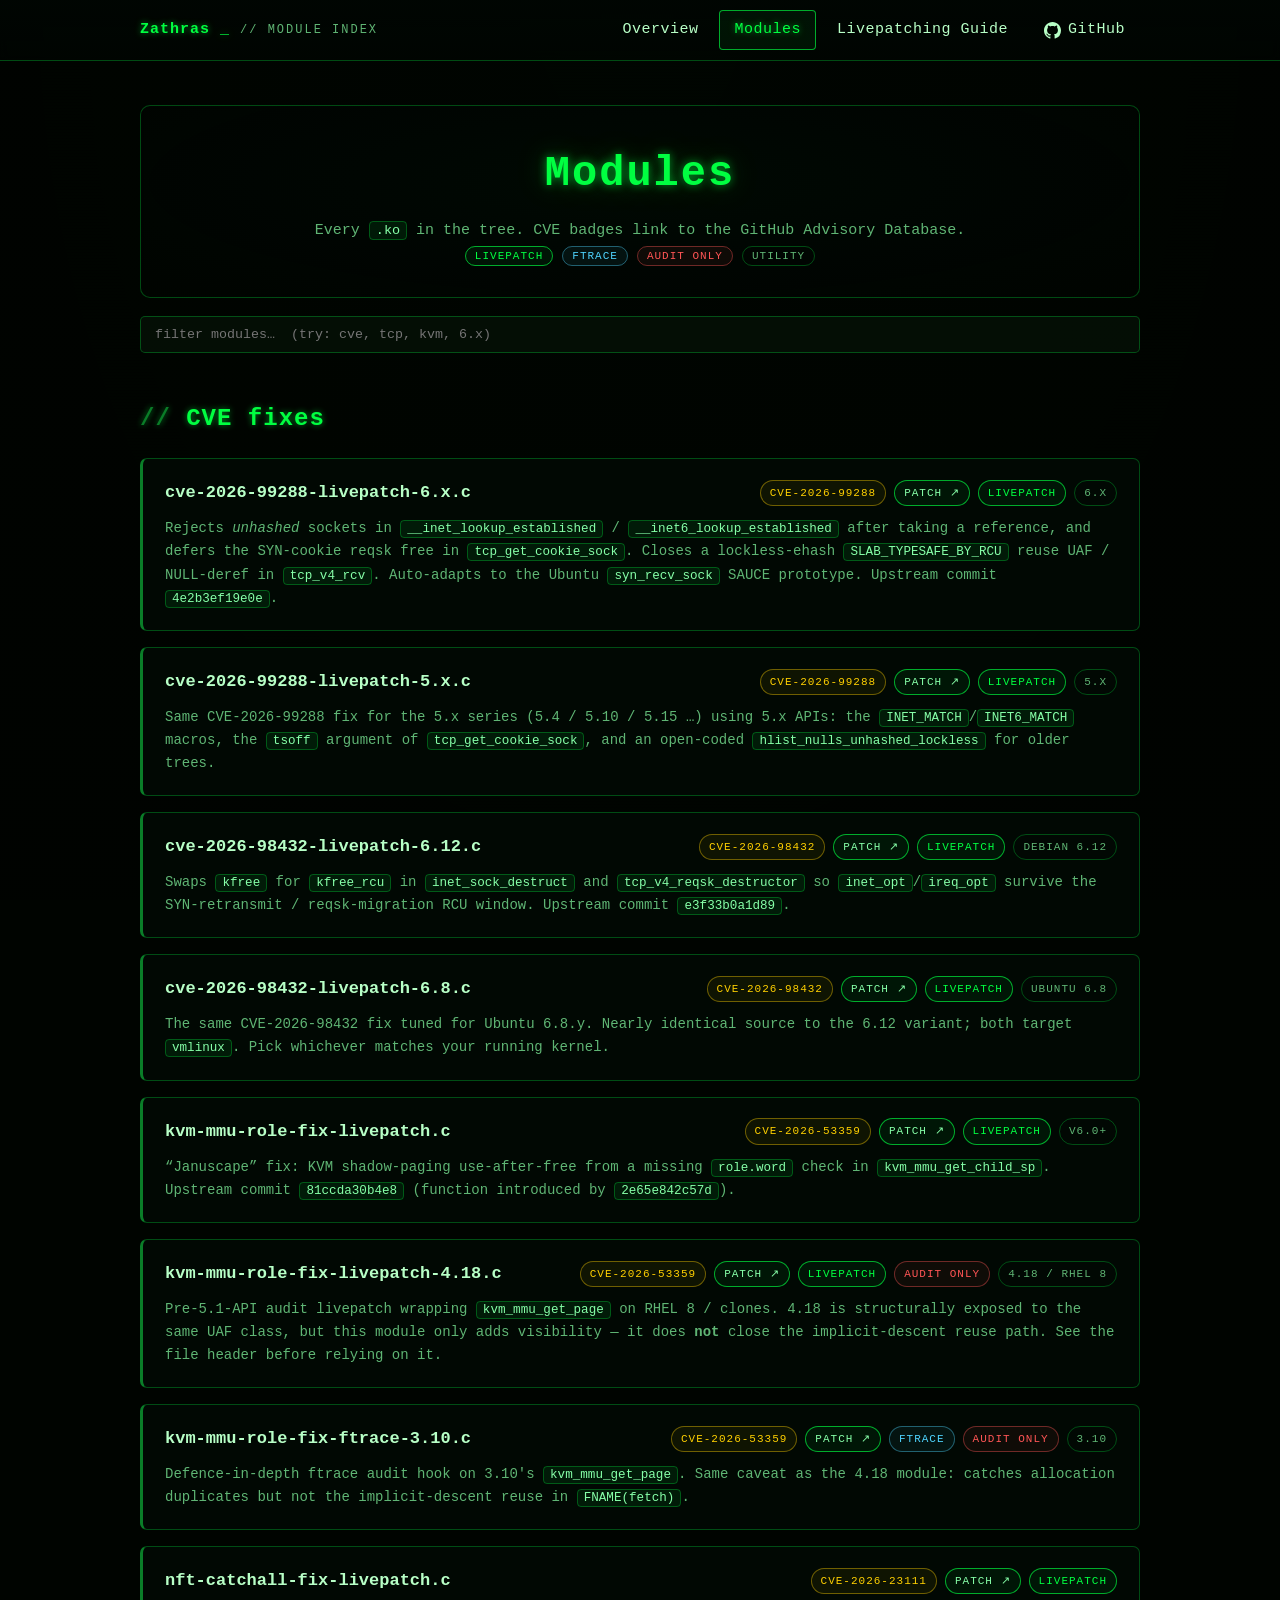
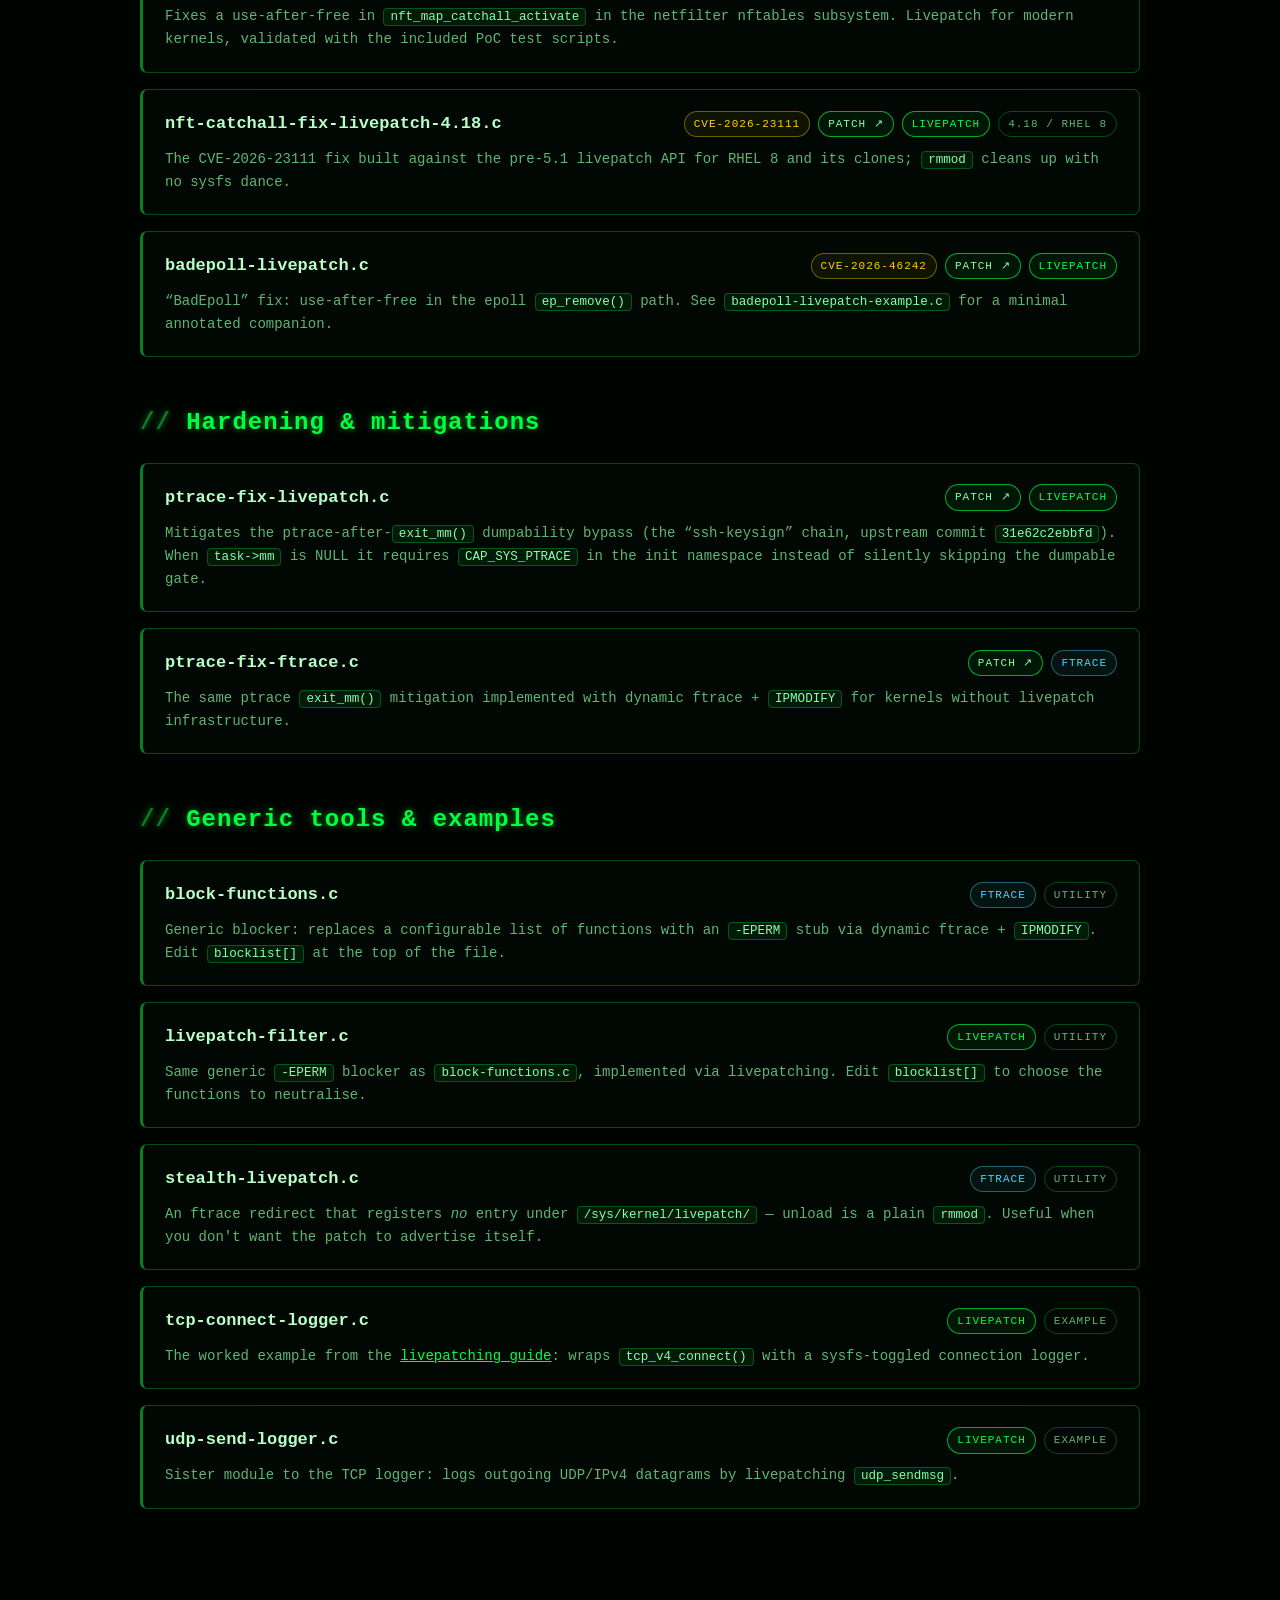
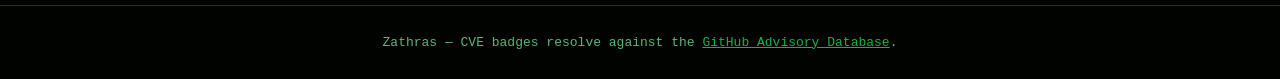
<file: site/modules.html>
<!DOCTYPE html>
<html lang="en">
<head>
<meta charset="utf-8">
<meta name="viewport" content="width=device-width, initial-scale=1">
<title>Modules // Zathras</title>
<meta name="description" content="Every module in kernel-livepatch: CVE fixes, hardening mitigations, generic blockers and examples.">
<link rel="stylesheet" href="assets/matrix.css">
</head>
<body>
<canvas id="matrix-rain"></canvas>

<header class="site">
	<div class="wrap">
		<a class="brand" href="index.html">Zathras<span class="blink">_</span>
			<span class="sub">// MODULE INDEX</span></a>
		<nav class="main">
			<a href="index.html">Overview</a>
			<a href="modules.html" class="active">Modules</a>
			<a href="livepatch.html">Livepatching Guide</a>
			<a class="gh" href="https://github.com/hackman/kernel-livepatches" target="_blank" rel="noopener" title="GitHub repository"><svg viewBox="0 0 16 16" aria-hidden="true"><path d="M8 0C3.58 0 0 3.58 0 8c0 3.54 2.29 6.53 5.47 7.59.4.07.55-.17.55-.38 0-.19-.01-.82-.01-1.49-2.01.37-2.53-.49-2.69-.94-.09-.23-.48-.94-.82-1.13-.28-.15-.68-.52-.01-.53.63-.01 1.08.58 1.23.82.72 1.21 1.87.87 2.33.66.07-.52.28-.87.51-1.07-1.78-.2-3.64-.89-3.64-3.95 0-.87.31-1.59.82-2.15-.08-.2-.36-1.02.08-2.12 0 0 .67-.21 2.2.82.64-.18 1.32-.27 2-.27.68 0 1.36.09 2 .27 1.53-1.04 2.2-.82 2.2-.82.44 1.1.16 1.92.08 2.12.51.56.82 1.27.82 2.15 0 3.07-1.87 3.75-3.65 3.95.29.25.54.73.54 1.48 0 1.07-.01 1.93-.01 2.2 0 .21.15.46.55.38A8.013 8.013 0 0016 8c0-4.42-3.58-8-8-8z"/></svg>GitHub</a>
		</nav>
	</div>
</header>

<main>
	<div class="wrap">

		<section class="hero" style="padding-bottom:6px">
			<h1 style="font-size:clamp(26px,5vw,42px)">Modules</h1>
			<p class="tag">Every <code>.ko</code> in the tree. CVE badges link to the GitHub
			Advisory Database. <span class="badge lp">livepatch</span>
			<span class="badge ft">ftrace</span>
			<span class="badge audit">audit&nbsp;only</span>
			<span class="badge util">utility</span></p>
		</section>

		<div class="filterbar">
			<input id="filter" type="text" placeholder="filter modules…  (try: cve, tcp, kvm, 6.x)" autocomplete="off">
		</div>

		<h2>CVE fixes</h2>

		<div class="module" id="cve-2026-99288" data-k="cve-2026-99288 tcp ipv4 ipv6 ehash lookup uaf livepatch 6.x syncookie">
			<div class="top">
				<h3 class="file">cve-2026-99288-livepatch-6.x.c</h3>
				<div class="meta">
					<a class="badge cve" href="https://github.com/advisories?query=CVE-2026-99288" target="_blank" rel="noopener">CVE-2026-99288</a>
					<a class="badge patch" href="https://git.kernel.org/pub/scm/linux/kernel/git/torvalds/linux.git/commit/?id=4e2b3ef19e0e04adca38442f07dd6bc93c712bf1" target="_blank" rel="noopener" title="Linux upstream fix: commit 4e2b3ef19e0e">patch&nbsp;&#8599;</a>
					<span class="badge lp">livepatch</span>
					<span class="badge">6.x</span>
				</div>
			</div>
			<p class="desc">Rejects <em>unhashed</em> sockets in <code>__inet_lookup_established</code> /
			<code>__inet6_lookup_established</code> after taking a reference, and defers the
			SYN-cookie reqsk free in <code>tcp_get_cookie_sock</code>. Closes a lockless-ehash
			<code>SLAB_TYPESAFE_BY_RCU</code> reuse UAF / NULL-deref in <code>tcp_v4_rcv</code>.
			Auto-adapts to the Ubuntu <code>syn_recv_sock</code> SAUCE prototype. Upstream commit
			<code>4e2b3ef19e0e</code>.</p>
		</div>

		<div class="module" id="cve-2026-99288-5x" data-k="cve-2026-99288 tcp ipv4 ipv6 ehash lookup uaf livepatch 5.x inet_match">
			<div class="top">
				<h3 class="file">cve-2026-99288-livepatch-5.x.c</h3>
				<div class="meta">
					<a class="badge cve" href="https://github.com/advisories?query=CVE-2026-99288" target="_blank" rel="noopener">CVE-2026-99288</a>
					<a class="badge patch" href="https://git.kernel.org/pub/scm/linux/kernel/git/torvalds/linux.git/commit/?id=4e2b3ef19e0e04adca38442f07dd6bc93c712bf1" target="_blank" rel="noopener" title="Linux upstream fix: commit 4e2b3ef19e0e">patch&nbsp;&#8599;</a>
					<span class="badge lp">livepatch</span>
					<span class="badge">5.x</span>
				</div>
			</div>
			<p class="desc">Same CVE-2026-99288 fix for the 5.x series (5.4 / 5.10 / 5.15 …) using
			5.x APIs: the <code>INET_MATCH</code>/<code>INET6_MATCH</code> macros, the
			<code>tsoff</code> argument of <code>tcp_get_cookie_sock</code>, and an open-coded
			<code>hlist_nulls_unhashed_lockless</code> for older trees.</p>
		</div>

		<div class="module" id="cve-2026-98432" data-k="cve-2026-98432 ipv4 inet_opt ireq_opt uaf rcu kfree_rcu debian 6.12 livepatch">
			<div class="top">
				<h3 class="file">cve-2026-98432-livepatch-6.12.c</h3>
				<div class="meta">
					<a class="badge cve" href="https://github.com/advisories?query=CVE-2026-98432" target="_blank" rel="noopener">CVE-2026-98432</a>
					<a class="badge patch" href="https://git.kernel.org/pub/scm/linux/kernel/git/torvalds/linux.git/commit/?id=e3f33b0a1d89" target="_blank" rel="noopener" title="Linux upstream fix: commit e3f33b0a1d89">patch&nbsp;&#8599;</a>
					<span class="badge lp">livepatch</span>
					<span class="badge">Debian 6.12</span>
				</div>
			</div>
			<p class="desc">Swaps <code>kfree</code> for <code>kfree_rcu</code> in
			<code>inet_sock_destruct</code> and <code>tcp_v4_reqsk_destructor</code> so
			<code>inet_opt</code>/<code>ireq_opt</code> survive the SYN-retransmit /
			reqsk-migration RCU window. Upstream commit <code>e3f33b0a1d89</code>.</p>
		</div>

		<div class="module" id="cve-2026-98432-68" data-k="cve-2026-98432 ipv4 inet_opt ireq_opt uaf rcu kfree_rcu ubuntu 6.8 livepatch">
			<div class="top">
				<h3 class="file">cve-2026-98432-livepatch-6.8.c</h3>
				<div class="meta">
					<a class="badge cve" href="https://github.com/advisories?query=CVE-2026-98432" target="_blank" rel="noopener">CVE-2026-98432</a>
					<a class="badge patch" href="https://git.kernel.org/pub/scm/linux/kernel/git/torvalds/linux.git/commit/?id=e3f33b0a1d89" target="_blank" rel="noopener" title="Linux upstream fix: commit e3f33b0a1d89">patch&nbsp;&#8599;</a>
					<span class="badge lp">livepatch</span>
					<span class="badge">Ubuntu 6.8</span>
				</div>
			</div>
			<p class="desc">The same CVE-2026-98432 fix tuned for Ubuntu 6.8.y. Nearly identical
			source to the 6.12 variant; both target <code>vmlinux</code>. Pick whichever matches
			your running kernel.</p>
		</div>

		<div class="module" id="cve-2026-53359" data-k="cve-2026-53359 januscape kvm mmu shadow paging uaf role.word kvm_mmu_get_child_sp livepatch v6">
			<div class="top">
				<h3 class="file">kvm-mmu-role-fix-livepatch.c</h3>
				<div class="meta">
					<a class="badge cve" href="https://github.com/advisories?query=CVE-2026-53359" target="_blank" rel="noopener">CVE-2026-53359</a>
					<a class="badge patch" href="https://git.kernel.org/pub/scm/linux/kernel/git/torvalds/linux.git/commit/?id=81ccda30b4e83d8f5cc4fd50503c44e3a33abfeb" target="_blank" rel="noopener" title="Linux upstream fix: commit 81ccda30b4e8">patch&nbsp;&#8599;</a>
					<span class="badge lp">livepatch</span>
					<span class="badge">v6.0+</span>
				</div>
			</div>
			<p class="desc">&ldquo;Januscape&rdquo; fix: KVM shadow-paging use-after-free from a
			missing <code>role.word</code> check in <code>kvm_mmu_get_child_sp</code>. Upstream
			commit <code>81ccda30b4e8</code> (function introduced by <code>2e65e842c57d</code>).</p>
		</div>

		<div class="module" data-k="cve-2026-53359 januscape kvm mmu rhel 8 4.18 audit livepatch kvm_mmu_get_page">
			<div class="top">
				<h3 class="file">kvm-mmu-role-fix-livepatch-4.18.c</h3>
				<div class="meta">
					<a class="badge cve" href="https://github.com/advisories?query=CVE-2026-53359" target="_blank" rel="noopener">CVE-2026-53359</a>
					<a class="badge patch" href="https://git.kernel.org/pub/scm/linux/kernel/git/torvalds/linux.git/commit/?id=81ccda30b4e83d8f5cc4fd50503c44e3a33abfeb" target="_blank" rel="noopener" title="Linux upstream fix (v6.0+): commit 81ccda30b4e8">patch&nbsp;&#8599;</a>
					<span class="badge lp">livepatch</span>
					<span class="badge audit">audit only</span>
					<span class="badge">4.18 / RHEL 8</span>
				</div>
			</div>
			<p class="desc">Pre-5.1-API audit livepatch wrapping <code>kvm_mmu_get_page</code> on
			RHEL 8 / clones. 4.18 is structurally exposed to the same UAF class, but this module
			only adds visibility &mdash; it does <strong>not</strong> close the implicit-descent
			reuse path. See the file header before relying on it.</p>
		</div>

		<div class="module" data-k="cve-2026-53359 januscape kvm mmu 3.10 audit ftrace kvm_mmu_get_page">
			<div class="top">
				<h3 class="file">kvm-mmu-role-fix-ftrace-3.10.c</h3>
				<div class="meta">
					<a class="badge cve" href="https://github.com/advisories?query=CVE-2026-53359" target="_blank" rel="noopener">CVE-2026-53359</a>
					<a class="badge patch" href="https://git.kernel.org/pub/scm/linux/kernel/git/torvalds/linux.git/commit/?id=81ccda30b4e83d8f5cc4fd50503c44e3a33abfeb" target="_blank" rel="noopener" title="Linux upstream fix (v6.0+): commit 81ccda30b4e8">patch&nbsp;&#8599;</a>
					<span class="badge ft">ftrace</span>
					<span class="badge audit">audit only</span>
					<span class="badge">3.10</span>
				</div>
			</div>
			<p class="desc">Defence-in-depth ftrace audit hook on 3.10's
			<code>kvm_mmu_get_page</code>. Same caveat as the 4.18 module: catches allocation
			duplicates but not the implicit-descent reuse in <code>FNAME(fetch)</code>.</p>
		</div>

		<div class="module" id="cve-2026-23111" data-k="cve-2026-23111 netfilter nft nftables catchall map activate uaf livepatch">
			<div class="top">
				<h3 class="file">nft-catchall-fix-livepatch.c</h3>
				<div class="meta">
					<a class="badge cve" href="https://github.com/advisories?query=CVE-2026-23111" target="_blank" rel="noopener">CVE-2026-23111</a>
					<a class="badge patch" href="https://git.kernel.org/pub/scm/linux/kernel/git/torvalds/linux.git/commit/?id=f41c5d151078c5348271ffaf8e7410d96f2d82f8" target="_blank" rel="noopener" title="Linux upstream fix: commit f41c5d151078">patch&nbsp;&#8599;</a>
					<span class="badge lp">livepatch</span>
				</div>
			</div>
			<p class="desc">Fixes a use-after-free in <code>nft_map_catchall_activate</code> in the
			netfilter nftables subsystem. Livepatch for modern kernels, validated with the
			included PoC test scripts.</p>
		</div>

		<div class="module" data-k="cve-2026-23111 netfilter nft nftables catchall rhel 8 4.18 livepatch pre-5.1">
			<div class="top">
				<h3 class="file">nft-catchall-fix-livepatch-4.18.c</h3>
				<div class="meta">
					<a class="badge cve" href="https://github.com/advisories?query=CVE-2026-23111" target="_blank" rel="noopener">CVE-2026-23111</a>
					<a class="badge patch" href="https://git.kernel.org/pub/scm/linux/kernel/git/torvalds/linux.git/commit/?id=f41c5d151078c5348271ffaf8e7410d96f2d82f8" target="_blank" rel="noopener" title="Linux upstream fix: commit f41c5d151078">patch&nbsp;&#8599;</a>
					<span class="badge lp">livepatch</span>
					<span class="badge">4.18 / RHEL 8</span>
				</div>
			</div>
			<p class="desc">The CVE-2026-23111 fix built against the pre-5.1 livepatch API for
			RHEL 8 and its clones; <code>rmmod</code> cleans up with no sysfs dance.</p>
		</div>

		<div class="module" id="cve-2026-46242" data-k="cve-2026-46242 badepoll epoll ep_remove uaf livepatch">
			<div class="top">
				<h3 class="file">badepoll-livepatch.c</h3>
				<div class="meta">
					<a class="badge cve" href="https://github.com/advisories?query=CVE-2026-46242" target="_blank" rel="noopener">CVE-2026-46242</a>
					<a class="badge patch" href="https://git.kernel.org/pub/scm/linux/kernel/git/torvalds/linux.git/commit/?id=a6dc643c69311677c574a0f17a3f4d66a5f3744b" target="_blank" rel="noopener" title="Linux upstream fix: commit a6dc643c6931">patch&nbsp;&#8599;</a>
					<span class="badge lp">livepatch</span>
				</div>
			</div>
			<p class="desc">&ldquo;BadEpoll&rdquo; fix: use-after-free in the epoll
			<code>ep_remove()</code> path. See <code>badepoll-livepatch-example.c</code> for a
			minimal annotated companion.</p>
		</div>

		<h2>Hardening &amp; mitigations</h2>

		<div class="module" data-k="ptrace exit_mm dumpable mitigation ssh-keysign livepatch 31e62c2ebbfd">
			<div class="top">
				<h3 class="file">ptrace-fix-livepatch.c</h3>
				<div class="meta">
					<a class="badge patch" href="https://git.kernel.org/pub/scm/linux/kernel/git/torvalds/linux.git/commit/?id=31e62c2ebbfd" target="_blank" rel="noopener" title="Linux upstream commit 31e62c2ebbfd">patch&nbsp;&#8599;</a>
					<span class="badge lp">livepatch</span>
				</div>
			</div>
			<p class="desc">Mitigates the ptrace-after-<code>exit_mm()</code> dumpability bypass
			(the &ldquo;ssh-keysign&rdquo; chain, upstream commit <code>31e62c2ebbfd</code>). When
			<code>task-&gt;mm</code> is NULL it requires <code>CAP_SYS_PTRACE</code> in the init
			namespace instead of silently skipping the dumpable gate.</p>
		</div>

		<div class="module" data-k="ptrace exit_mm dumpable mitigation ftrace 31e62c2ebbfd ipmodify">
			<div class="top">
				<h3 class="file">ptrace-fix-ftrace.c</h3>
				<div class="meta">
					<a class="badge patch" href="https://git.kernel.org/pub/scm/linux/kernel/git/torvalds/linux.git/commit/?id=31e62c2ebbfd" target="_blank" rel="noopener" title="Linux upstream commit 31e62c2ebbfd">patch&nbsp;&#8599;</a>
					<span class="badge ft">ftrace</span>
				</div>
			</div>
			<p class="desc">The same ptrace <code>exit_mm()</code> mitigation implemented with
			dynamic ftrace + <code>IPMODIFY</code> for kernels without livepatch infrastructure.</p>
		</div>

		<h2>Generic tools &amp; examples</h2>

		<div class="module" data-k="generic blocker block functions eperm ftrace ipmodify configurable">
			<div class="top">
				<h3 class="file">block-functions.c</h3>
				<div class="meta">
					<span class="badge ft">ftrace</span>
					<span class="badge util">utility</span>
				</div>
			</div>
			<p class="desc">Generic blocker: replaces a configurable list of functions with an
			<code>-EPERM</code> stub via dynamic ftrace + <code>IPMODIFY</code>. Edit
			<code>blocklist[]</code> at the top of the file.</p>
		</div>

		<div class="module" data-k="generic blocker filter eperm livepatch configurable">
			<div class="top">
				<h3 class="file">livepatch-filter.c</h3>
				<div class="meta">
					<span class="badge lp">livepatch</span>
					<span class="badge util">utility</span>
				</div>
			</div>
			<p class="desc">Same generic <code>-EPERM</code> blocker as
			<code>block-functions.c</code>, implemented via livepatching. Edit
			<code>blocklist[]</code> to choose the functions to neutralise.</p>
		</div>

		<div class="module" data-k="stealth livepatch ftrace redirect no sysfs hidden">
			<div class="top">
				<h3 class="file">stealth-livepatch.c</h3>
				<div class="meta">
					<span class="badge ft">ftrace</span>
					<span class="badge util">utility</span>
				</div>
			</div>
			<p class="desc">An ftrace redirect that registers <em>no</em> entry under
			<code>/sys/kernel/livepatch/</code> &mdash; unload is a plain <code>rmmod</code>.
			Useful when you don't want the patch to advertise itself.</p>
		</div>

		<div class="module" data-k="tcp connect logger tutorial tcp_v4_connect example livepatch">
			<div class="top">
				<h3 class="file">tcp-connect-logger.c</h3>
				<div class="meta">
					<span class="badge lp">livepatch</span>
					<span class="badge util">example</span>
				</div>
			</div>
			<p class="desc">The worked example from the
			<a href="livepatch.html">livepatching guide</a>: wraps
			<code>tcp_v4_connect()</code> with a sysfs-toggled connection logger.</p>
		</div>

		<div class="module" data-k="udp send logger udp_sendmsg example livepatch outgoing">
			<div class="top">
				<h3 class="file">udp-send-logger.c</h3>
				<div class="meta">
					<span class="badge lp">livepatch</span>
					<span class="badge util">example</span>
				</div>
			</div>
			<p class="desc">Sister module to the TCP logger: logs outgoing UDP/IPv4 datagrams by
			livepatching <code>udp_sendmsg</code>.</p>
		</div>

		<p id="noresults" style="display:none;color:var(--text-mut)">// no modules match that filter</p>

	</div>
</main>

<footer class="site">
	<div class="wrap">
		Zathras &mdash; CVE badges resolve against the
		<a href="https://github.com/advisories" target="_blank" rel="noopener">GitHub Advisory Database</a>.
	</div>
</footer>

<script src="assets/matrix.js"></script>
<script>
(function () {
	var input = document.getElementById("filter");
	var mods = Array.prototype.slice.call(document.querySelectorAll(".module"));
	var heads = Array.prototype.slice.call(document.querySelectorAll("main h2"));
	var nores = document.getElementById("noresults");
	function apply() {
		var q = input.value.trim().toLowerCase();
		var shown = 0;
		mods.forEach(function (m) {
			var hay = (m.getAttribute("data-k") + " " + m.textContent).toLowerCase();
			var ok = !q || hay.indexOf(q) !== -1;
			m.style.display = ok ? "" : "none";
			if (ok) shown++;
		});
		// hide section headers with no visible modules
		heads.forEach(function (h) {
			var n = h.nextElementSibling, any = false;
			while (n && n.classList && n.classList.contains("module")) {
				if (n.style.display !== "none") any = true;
				n = n.nextElementSibling;
			}
			h.style.display = any ? "" : "none";
		});
		nores.style.display = shown ? "none" : "";
	}
	input.addEventListener("input", apply);
})();
</script>
</body>
</html>
</file>
<file: site/assets/matrix.css>
/* ------------------------------------------------------------------ *
 *  kernel-livepatch — Matrix theme
 * ------------------------------------------------------------------ */
:root {
	--bg:        #000400;
	--bg-panel:  rgba(2, 10, 4, 0.82);
	--bg-panel2: rgba(6, 18, 8, 0.72);
	--green:     #00ff41;
	--green-dim: #19b23a;
	--green-deep:#0a7d28;
	--green-fade:#86ffa8;
	--text:      #b7ffc6;
	--text-mut:  #5fb574;
	--amber:     #ffd000;
	--red:       #ff5555;
	--border:    rgba(0, 255, 65, 0.28);
	--border-hi: rgba(0, 255, 65, 0.65);
	--glow:      0 0 6px rgba(0, 255, 65, 0.55);
	--mono: "SFMono-Regular", "JetBrains Mono", "Fira Code", Consolas,
	        "Liberation Mono", Menlo, monospace;
}

* { box-sizing: border-box; }

html, body { height: 100%; }

body {
	margin: 0;
	background: var(--bg);
	color: var(--text);
	font-family: var(--mono);
	font-size: 15px;
	line-height: 1.65;
	-webkit-font-smoothing: antialiased;
	overflow-x: hidden;
}

/* Matrix rain canvas pinned behind everything */
#matrix-rain {
	position: fixed;
	inset: 0;
	width: 100%;
	height: 100%;
	z-index: -2;
	display: block;
}
body::after { /* vignette + scanlines over the rain */
	content: "";
	position: fixed;
	inset: 0;
	z-index: -1;
	pointer-events: none;
	background:
		radial-gradient(ellipse at 50% 0%, rgba(0,8,2,0.45) 0%, rgba(0,4,0,0.72) 60%, rgba(0,3,0,0.93) 100%),
		repeating-linear-gradient(0deg, rgba(0,0,0,0.0) 0px, rgba(0,0,0,0.0) 2px, rgba(0,0,0,0.2) 3px);
}

/* ---- layout ---- */
.wrap { max-width: 1040px; margin: 0 auto; padding: 0 20px; }

header.site {
	position: sticky;
	top: 0;
	z-index: 10;
	backdrop-filter: blur(6px);
	background: linear-gradient(180deg, rgba(0,6,2,0.92), rgba(0,6,2,0.55));
	border-bottom: 1px solid var(--border);
}
header.site .wrap {
	display: flex;
	align-items: center;
	gap: 18px;
	min-height: 60px;
	flex-wrap: wrap;
}
.brand {
	display: flex;
	align-items: baseline;
	gap: 10px;
	font-weight: 700;
	letter-spacing: 1px;
	text-decoration: none;
	color: var(--green);
	text-shadow: var(--glow);
}
.brand .blink { animation: blink 1.1s steps(2,start) infinite; }
@keyframes blink { 0%,50% { opacity: 1; } 51%,100% { opacity: 0; } }
.brand .sub { color: var(--text-mut); font-weight: 400; font-size: 12px; letter-spacing: 2px; text-shadow:none; }

nav.main { margin-left: auto; display: flex; gap: 6px; flex-wrap: wrap; }
nav.main a {
	color: var(--text);
	text-decoration: none;
	padding: 7px 14px;
	border: 1px solid transparent;
	border-radius: 4px;
	letter-spacing: 0.5px;
	transition: all .15s ease;
}
nav.main a:hover { border-color: var(--border-hi); color: var(--green); text-shadow: var(--glow); }
nav.main a.gh { display: inline-flex; align-items: center; gap: 7px; }
nav.main a.gh svg { width: 17px; height: 17px; fill: currentColor; }
nav.main a.active { border-color: var(--border-hi); color: var(--green); background: rgba(0,255,65,0.06); text-shadow: var(--glow); }

main { padding: 44px 0 80px; }

/* ---- hero ---- */
.hero {
	text-align: center;
	padding: 34px 28px 28px;
	margin-bottom: 8px;
	background: radial-gradient(ellipse at 50% 40%, rgba(0,10,3,0.9) 0%, rgba(0,6,2,0.82) 55%, rgba(0,4,0,0.62) 100%);
	border: 1px solid var(--border);
	border-radius: 10px;
	backdrop-filter: blur(3px);
}
.hero h1 {
	font-size: clamp(30px, 6vw, 56px);
	margin: 0 0 10px;
	color: var(--green);
	letter-spacing: 2px;
	text-shadow: 0 0 10px rgba(0,255,65,0.6), 0 0 30px rgba(0,255,65,0.25);
}
.hero .tag { color: var(--text-mut); font-size: 15px; max-width: 680px; margin: 0 auto 22px; }
.prompt { color: var(--green-dim); }
.prompt::before { content: "root@kernel:~# "; color: var(--green-deep); }

.cta { display: flex; gap: 12px; justify-content: center; flex-wrap: wrap; margin-top: 8px; }
.btn {
	display: inline-block;
	padding: 11px 22px;
	border: 1px solid var(--border-hi);
	border-radius: 5px;
	color: var(--green);
	text-decoration: none;
	letter-spacing: 1px;
	background: rgba(0,255,65,0.05);
	transition: all .15s ease;
}
.btn:hover { background: rgba(0,255,65,0.16); box-shadow: var(--glow); transform: translateY(-1px); }
.btn.ghost { color: var(--text); border-color: var(--border); }
.btn.ghost:hover { color: var(--green); }

/* ---- generic content ---- */
h2 { color: var(--green); letter-spacing: 1px; margin-top: 46px; text-shadow: var(--glow); font-size: 24px; }
h2::before { content: "// "; color: var(--green-deep); }
h3 { color: var(--green-fade); margin-top: 30px; font-size: 18px; }
p { color: var(--text); }
a { color: var(--green); }
a:hover { text-shadow: var(--glow); }
hr { border: none; border-top: 1px dashed var(--border); margin: 34px 0; }

/* ---- cards grid ---- */
.grid { display: grid; grid-template-columns: repeat(auto-fit, minmax(260px, 1fr)); gap: 18px; margin-top: 24px; }
.card {
	background: var(--bg-panel);
	border: 1px solid var(--border);
	border-radius: 7px;
	padding: 20px;
	transition: border-color .15s ease, transform .15s ease, box-shadow .15s ease;
}
.card:hover { border-color: var(--border-hi); box-shadow: 0 0 18px rgba(0,255,65,0.12); transform: translateY(-2px); }
a.card { text-decoration: none; color: inherit; display: block; position: relative; }
a.card .go { position: absolute; top: 16px; right: 18px; color: var(--green-deep); transition: color .15s ease, transform .15s ease; }
a.card:hover .go { color: var(--green); transform: translateX(3px); text-shadow: var(--glow); }
a.card:hover h3 { text-shadow: var(--glow); }
.card h3 { margin: 0 0 8px; color: var(--green); }
.card p { color: var(--text-mut); margin: 0; font-size: 14px; }
.card .ico { font-size: 20px; margin-bottom: 8px; filter: drop-shadow(var(--glow)); }

/* ---- module list ---- */
.filterbar { display: flex; gap: 10px; flex-wrap: wrap; align-items: center; margin: 18px 0 26px; }
.filterbar input {
	flex: 1; min-width: 220px;
	background: var(--bg-panel2);
	border: 1px solid var(--border);
	color: var(--text);
	font-family: var(--mono);
	padding: 10px 14px;
	border-radius: 5px;
	outline: none;
}
.filterbar input:focus { border-color: var(--border-hi); box-shadow: var(--glow); }

.module {
	background: var(--bg-panel);
	border: 1px solid var(--border);
	border-left: 3px solid var(--green-deep);
	border-radius: 7px;
	padding: 20px 22px;
	margin-bottom: 16px;
	transition: border-color .15s ease, box-shadow .15s ease;
}
.module { scroll-margin-top: 82px; }
.module:hover { border-color: var(--border-hi); border-left-color: var(--green); box-shadow: 0 0 16px rgba(0,255,65,0.1); }
.module:target { border-color: var(--border-hi); border-left-color: var(--green); box-shadow: 0 0 24px rgba(0,255,65,0.22); animation: targetflash 1.4s ease-out 1; }
@keyframes targetflash { 0% { background: rgba(0,255,65,0.16); } 100% { background: var(--bg-panel); } }
.module .top { display: flex; align-items: center; gap: 12px; flex-wrap: wrap; }
.module h3 { margin: 0; color: var(--green); font-size: 17px; }
.module .file { color: var(--text); }
.module .desc { color: var(--text-mut); margin: 10px 0 0; font-size: 14px; }
.module .meta { display: flex; gap: 8px; flex-wrap: wrap; margin-left: auto; }

.badge {
	font-size: 11px;
	letter-spacing: 1px;
	padding: 3px 9px;
	border-radius: 20px;
	border: 1px solid var(--border);
	color: var(--text-mut);
	text-transform: uppercase;
	white-space: nowrap;
}
.badge.cve { color: var(--amber); border-color: rgba(255,208,0,0.4); background: rgba(255,208,0,0.06); text-decoration: none; }
.badge.cve:hover { box-shadow: 0 0 8px rgba(255,208,0,0.4); }
.badge.lp   { color: var(--green); border-color: var(--border-hi); background: rgba(0,255,65,0.06); }
.badge.ft   { color: #4fd4ff; border-color: rgba(79,212,255,0.4); background: rgba(79,212,255,0.06); }
.badge.audit{ color: var(--red); border-color: rgba(255,85,85,0.4); background: rgba(255,85,85,0.06); }
.badge.util { color: var(--text-mut); }
.badge.patch { color: var(--green-fade); border-color: var(--border-hi); background: rgba(0,255,65,0.06); text-decoration: none; display: inline-flex; align-items: center; gap: 5px; }
.badge.patch:hover { box-shadow: var(--glow); color: var(--green); }

/* ---- code / markdown (livepatch page) ---- */
.md { background: var(--bg-panel); border: 1px solid var(--border); border-radius: 8px; padding: 10px 34px 34px; }
.md h1 { color: var(--green); text-shadow: var(--glow); letter-spacing: 1px; }
.md h1::before { content: "" }
.md table { width: 100%; border-collapse: collapse; margin: 18px 0; font-size: 13px; }
.md th, .md td { border: 1px solid var(--border); padding: 8px 11px; text-align: left; vertical-align: top; }
.md th { color: var(--green); background: rgba(0,255,65,0.05); }
.md blockquote { border-left: 3px solid var(--green-deep); margin: 16px 0; padding: 2px 16px; color: var(--text-mut); background: rgba(0,255,65,0.03); }
.md ul, .md ol { padding-left: 24px; }
.md li { margin: 4px 0; }

code {
	font-family: var(--mono);
	background: rgba(0,255,65,0.08);
	border: 1px solid var(--border);
	border-radius: 4px;
	padding: 1px 6px;
	color: var(--green-fade);
	font-size: 0.9em;
}
pre {
	background: #020a04;
	border: 1px solid var(--border);
	border-left: 3px solid var(--green-deep);
	border-radius: 6px;
	padding: 16px 18px;
	overflow-x: auto;
	box-shadow: inset 0 0 20px rgba(0,255,65,0.04);
}
pre code { background: none; border: none; padding: 0; color: var(--text); font-size: 13px; line-height: 1.55; }

/* table of contents on livepatch page */
.toc {
	background: var(--bg-panel2);
	border: 1px solid var(--border);
	border-radius: 8px;
	padding: 16px 20px;
	margin-bottom: 26px;
}
.toc strong { color: var(--green); letter-spacing: 1px; }
.toc ol { margin: 10px 0 0; padding-left: 22px; color: var(--text-mut); }
.toc a { color: var(--text); text-decoration: none; }
.toc a:hover { color: var(--green); text-shadow: var(--glow); }

/* ---- footer ---- */
footer.site {
	border-top: 1px solid var(--border);
	padding: 26px 0;
	color: var(--text-mut);
	font-size: 13px;
	text-align: center;
	background: rgba(0,4,0,0.6);
}
footer.site a { color: var(--green-dim); }

.note {
	border: 1px solid rgba(255,208,0,0.35);
	background: rgba(255,208,0,0.05);
	border-radius: 7px;
	padding: 14px 18px;
	color: var(--text);
	margin: 22px 0;
}
.note strong { color: var(--amber); }

::selection { background: rgba(0,255,65,0.3); color: #eafff0; }

::-webkit-scrollbar { width: 11px; height: 11px; }
::-webkit-scrollbar-track { background: #020a04; }
::-webkit-scrollbar-thumb { background: var(--green-deep); border-radius: 6px; }
::-webkit-scrollbar-thumb:hover { background: var(--green-dim); }

@media (max-width: 640px) {
	.module .meta { margin-left: 0; width: 100%; }
	nav.main { width: 100%; }
}
</file>
